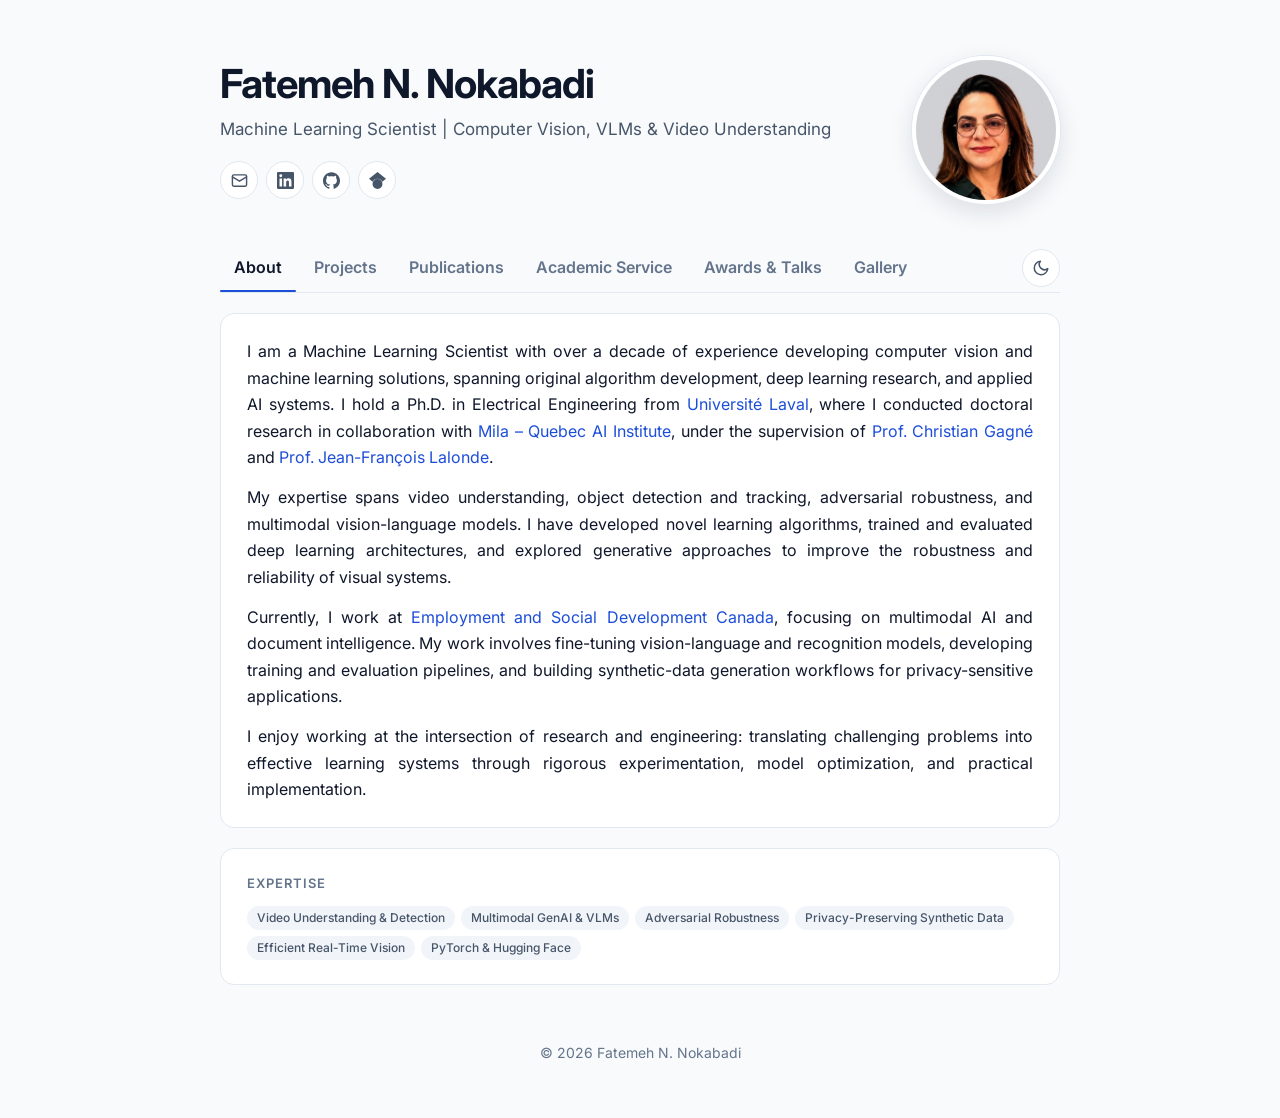
<file: index.html>
<!DOCTYPE html>
<html lang="en">
<head>
    <meta charset="UTF-8">
    <meta name="viewport" content="width=device-width, initial-scale=1.0">
    <title>Fatemeh N. Nokabadi | ML Scientist</title>

    <meta name="description" content="Fatemeh N. Nokabadi — Machine Learning Scientist working on computer vision, adversarial robustness, and vision-language models. Ph.D. from Universit&eacute; Laval &amp; Mila.">
    <meta name="author" content="Fatemeh N. Nokabadi">
    <link rel="canonical" href="https://fatemehn.github.io/">

    <meta property="og:type" content="profile">
    <meta property="og:title" content="Fatemeh N. Nokabadi | ML Scientist">
    <meta property="og:description" content="Machine Learning Scientist working on computer vision, adversarial robustness, and vision-language models.">
    <meta property="og:url" content="https://fatemehn.github.io/">
    <meta property="og:image" content="https://fatemehn.github.io/assets/img/social-preview.png">
    <meta property="og:image:width" content="1200">
    <meta property="og:image:height" content="630">
    <meta property="og:image:alt" content="Fatemeh N. Nokabadi, Machine Learning Scientist">

    <meta name="twitter:card" content="summary_large_image">
    <meta name="twitter:title" content="Fatemeh N. Nokabadi | ML Scientist">
    <meta name="twitter:description" content="Machine Learning Scientist working on computer vision, adversarial robustness, and vision-language models.">
    <meta name="twitter:image" content="https://fatemehn.github.io/assets/img/social-preview.png">

    <link rel="icon" type="image/svg+xml" href="favicon.svg">
    <link rel="preconnect" href="https://fonts.googleapis.com">
    <link rel="preconnect" href="https://fonts.gstatic.com" crossorigin>
    <link rel="stylesheet" href="https://fonts.googleapis.com/css2?family=Inter:wght@400;500;600;700&amp;display=swap">
    <link rel="stylesheet" href="style.css">
    <script src="theme.js"></script>

    <script type="application/ld+json">
    {
        "@context": "https://schema.org",
        "@type": "Person",
        "name": "Fatemeh N. Nokabadi",
        "alternateName": "Fatemeh Nourilenjan Nokabadi",
        "url": "https://fatemehn.github.io/",
        "image": "https://fatemehn.github.io/assets/img/profile.png",
        "jobTitle": "Machine Learning Scientist",
        "worksFor": {
            "@type": "Organization",
            "name": "Employment and Social Development Canada (ESDC)"
        },
        "alumniOf": [
            {"@type": "CollegeOrUniversity", "name": "Université Laval"},
            {"@type": "Organization", "name": "Mila - Quebec AI Institute"}
        ],
        "sameAs": [
            "https://linkedin.com/in/fatemeh-nokabadi",
            "https://github.com/fatemehN",
            "https://scholar.google.com/citations?user=9J9r3ncAAAAJ"
        ]
    }
    </script>
</head>

<body>


<div class="container">
         <!-- HEADER -->
        <header>
          <div class="header-container">
            
            <div class="header-content-left">
              <h1>Fatemeh N. Nokabadi</h1>
              <p class="subtitle">Machine Learning Scientist | Computer Vision, VLMs &amp; Video Understanding</p>
              <div class="links">
                <a class="icon-link" href="mailto:nourifatemeh1@gmail.com" aria-label="Email" title="Email"><svg viewBox="0 0 24 24" fill="none" stroke="currentColor" stroke-width="2" stroke-linecap="round" stroke-linejoin="round" aria-hidden="true"><rect x="2" y="4" width="20" height="16" rx="2"/><path d="m22 7-10 6L2 7"/></svg></a>
                <a class="icon-link" href="https://linkedin.com/in/fatemeh-nokabadi" aria-label="LinkedIn" title="LinkedIn"><svg viewBox="0 0 24 24" fill="currentColor" aria-hidden="true"><path d="M20.447 20.452h-3.554v-5.569c0-1.328-.027-3.037-1.852-3.037-1.853 0-2.136 1.445-2.136 2.939v5.667H9.351V9h3.414v1.561h.046c.477-.9 1.637-1.85 3.37-1.85 3.601 0 4.267 2.37 4.267 5.455v6.286zM5.337 7.433a2.064 2.064 0 1 1 0-4.128 2.064 2.064 0 0 1 0 4.128zM7.119 20.452H3.555V9h3.564v11.452zM22.225 0H1.771C.792 0 0 .774 0 1.729v20.542C0 23.227.792 24 1.771 24h20.451C23.2 24 24 23.227 24 22.271V1.729C24 .774 23.2 0 22.222 0z"/></svg></a>
                <a class="icon-link" href="https://github.com/fatemehN" aria-label="GitHub" title="GitHub"><svg viewBox="0 0 24 24" fill="currentColor" aria-hidden="true"><path d="M12 .297c-6.63 0-12 5.373-12 12 0 5.303 3.438 9.8 8.205 11.385.6.113.82-.258.82-.577 0-.285-.01-1.04-.015-2.04-3.338.724-4.042-1.61-4.042-1.61C4.422 18.07 3.633 17.7 3.633 17.7c-1.087-.744.084-.729.084-.729 1.205.084 1.838 1.236 1.838 1.236 1.07 1.835 2.809 1.305 3.495.998.108-.776.417-1.305.76-1.605-2.665-.3-5.466-1.332-5.466-5.93 0-1.31.465-2.38 1.235-3.22-.135-.303-.54-1.523.105-3.176 0 0 1.005-.322 3.3 1.23.96-.267 1.98-.399 3-.405 1.02.006 2.04.138 3 .405 2.28-1.552 3.285-1.23 3.285-1.23.645 1.653.24 2.873.12 3.176.765.84 1.23 1.91 1.23 3.22 0 4.61-2.805 5.625-5.475 5.92.42.36.81 1.096.81 2.22 0 1.606-.015 2.896-.015 3.286 0 .315.21.69.825.57C20.565 22.092 24 17.592 24 12.297c0-6.627-5.373-12-12-12"/></svg></a>
                <a class="icon-link" href="https://scholar.google.com/citations?user=9J9r3ncAAAAJ" aria-label="Google Scholar" title="Google Scholar"><svg viewBox="0 0 24 24" fill="currentColor" aria-hidden="true"><path d="M5.242 13.769 0 9.5 12 0l12 9.5-5.242 4.269C17.548 11.249 14.978 9.5 12 9.5c-2.977 0-5.548 1.748-6.758 4.269zM12 10a7 7 0 1 0 0 14 7 7 0 0 0 0-14z"/></svg></a>
              </div>
            </div>
        
            <img src="assets/img/profile.jpg" alt="Fatemeh N. Nokabadi" class="profile-pic" width="148" height="148">
            
          </div>
        </header>
    
    <!-- TABS -->
    <div class="tab-bar">
        <div class="tabs" role="tablist" aria-label="Sections">
            <button type="button" class="tab" role="tab" id="tab-about" aria-controls="about" aria-selected="true">About</button>
            <button type="button" class="tab" role="tab" id="tab-projects" aria-controls="projects" aria-selected="false" tabindex="-1">Projects</button>
            <button type="button" class="tab" role="tab" id="tab-publications" aria-controls="publications" aria-selected="false" tabindex="-1">Publications</button>
            <button type="button" class="tab" role="tab" id="tab-academic-service" aria-controls="academic-service" aria-selected="false" tabindex="-1">Academic Service</button>
            <button type="button" class="tab" role="tab" id="tab-awards" aria-controls="awards" aria-selected="false" tabindex="-1">Awards &amp; Talks</button>
            <button type="button" class="tab" role="tab" id="tab-gallery" aria-controls="gallery" aria-selected="false" tabindex="-1">Gallery</button>
        </div>
        <button type="button" class="theme-toggle" aria-label="Switch to dark mode" hidden>
            <svg class="icon-moon" viewBox="0 0 24 24" fill="none" stroke="currentColor" stroke-width="2" stroke-linecap="round" stroke-linejoin="round" aria-hidden="true"><path d="M21 12.8A9 9 0 1 1 11.2 3a7 7 0 0 0 9.8 9.8z"/></svg>
            <svg class="icon-sun" viewBox="0 0 24 24" fill="none" stroke="currentColor" stroke-width="2" stroke-linecap="round" stroke-linejoin="round" aria-hidden="true"><circle cx="12" cy="12" r="4"/><path d="M12 2v2M12 20v2M4.9 4.9l1.4 1.4M17.7 17.7l1.4 1.4M2 12h2M20 12h2M4.9 19.1l1.4-1.4M17.7 6.3l1.4-1.4"/></svg>
        </button>
    </div>

    <!-- ABOUT -->
    <section id="about" class="tab-panel" role="tabpanel" aria-labelledby="tab-about">
        <div class="card about">
            <p>
                I am a Machine Learning Scientist with over a decade of experience developing computer vision and machine learning solutions, spanning original algorithm development, deep learning research, and applied AI systems. I hold a Ph.D. in Electrical Engineering from <a href="https://www.ulaval.ca/">Université Laval</a>, where I conducted doctoral research in collaboration with <a href="https://mila.quebec/en/">Mila – Quebec AI Institute</a>, under the supervision of <a href="https://christiangagne.net/english/">Prof. Christian Gagné</a> and <a href="https://vision.gel.ulaval.ca/~jflalonde/">Prof. Jean-François Lalonde</a>.
            </p>
            <p>
                My expertise spans video understanding, object detection and tracking, adversarial robustness, and multimodal vision-language models. I have developed novel learning algorithms, trained and evaluated deep learning architectures, and explored generative approaches to improve the robustness and reliability of visual systems.
            </p>
            <p>
                Currently, I work at <a href="https://www.canada.ca/en/employment-social-development.html">Employment and Social Development Canada</a>, focusing on multimodal AI and document intelligence. My work involves fine-tuning vision-language and recognition models, developing training and evaluation pipelines, and building synthetic-data generation workflows for privacy-sensitive applications.
            </p>
            <p>
                I enjoy working at the intersection of research and engineering: translating challenging problems into effective learning systems through rigorous experimentation, model optimization, and practical implementation.
            </p>
        </div>
        <div class="card">
            <h2 class="card-heading">Expertise</h2>
            <div class="chips">
                <span class="chip">Video Understanding &amp; Detection</span>
                <span class="chip">Multimodal GenAI &amp; VLMs</span>
                <span class="chip">Adversarial Robustness</span>
                <span class="chip">Privacy-Preserving Synthetic Data</span>
                <span class="chip">Efficient Real-Time Vision</span>
                <span class="chip">PyTorch &amp; Hugging Face</span>
            </div>
        </div>
    </section>

    <!-- PROJECTS -->
    <section id="projects" class="tab-panel" role="tabpanel" aria-labelledby="tab-projects">
    <article class="card project">
        <h2 class="project-title">Multimodal Document Intelligence</h2>
        <div class="chips"><span class="chip chip-venue">ESDC</span><span class="chip">Vision-Language Models</span><span class="chip">Document AI</span><span class="chip">OCR</span><span class="chip">Synthetic Data</span></div>
        <ul>
            <li>Fine-tuned vision-language models, including Qwen2.5-VL, for understanding complex, privacy-sensitive documents, from dataset design through training and evaluation.</li>
            <li>Built training, validation, and evaluation pipelines for handwriting and text recognition with Hugging Face Transformers, integrating Qwen-based models and TrOCR into an existing multi-model OCR system.</li>
            <li>Designed field-level prompting strategies to reduce hallucinations, and custom training objectives to improve recognition of challenging text, including French accented characters.</li>
            <li>Created an automatically annotated synthetic-data pipeline that reduces reliance on manually labeled sensitive documents.</li>
        </ul>
    </article>

    <article class="card project">
        <h2 class="project-title">Adversarial Robustness of Visual Object Trackers</h2>
        <div class="chips"><span class="chip chip-venue">TMLR 2024</span><span class="chip chip-venue">NeurIPS 2024</span><span class="chip chip-venue">CRV 2025</span><span class="chip">Adversarial ML</span><span class="chip">Vision Transformers</span></div>
        <ul>
            <li>Evaluated the adversarial robustness of transformer-based visual object trackers across multiple architectures and benchmarks, including GOT-10k, VOT2022, and UAV123.</li>
            <li>Developed TrackPGD, a white-box adversarial attack built on object binary masks that targets mask-based trackers earlier attacks could not.</li>
            <li>Proposed ABBG, an adversarial bounding-box generation attack that remains effective across transformer trackers where prior methods fail.</li>
            <li>Conducted a reproducibility study of adversarial attacks across perturbation budgets and tracker architectures, awarded the TMLR Reproducibility Certification.</li>
            <li>Investigated diffusion-based adversarial purification for video, characterizing the temporal-consistency limits of frame-wise approaches.</li>
        </ul>
    </article>

    <article class="card project">
        <h2 class="project-title">Visual Authentication and Fine-Grained Recognition</h2>
        <div class="chips"><span class="chip chip-venue">ORIGYN Foundation</span><span class="chip">Fine-Grained Recognition</span><span class="chip">Computer Vision</span><span class="chip">AWS</span></div>
        <ul>
            <li>Developed computer vision pipelines for luxury-product authentication, combining signal-processing features with deep-learning-based texture and fine-detail representations.</li>
            <li>Explored fine-grained visual cues for distinguishing authentic products from counterfeits.</li>
            <li>Automated model-integration on AWS to streamline deployment processes.</li>
        </ul>
    </article>

    <article class="card project">
        <h2 class="project-title">Real-Time Multi-Object Tracking</h2>
        <div class="chips"><span class="chip">Computer Vision</span><span class="chip">Object Tracking</span><span class="chip">C++</span><span class="chip">MATLAB</span><span class="chip">OpenCV</span></div>
        <ul>
            <li>Designed and implemented real-time multi-object tracking algorithms for cluttered video scenes and moving-camera environments.</li>
            <li>Developed a MATLAB/C++ tracking framework using OpenCV and visual saliency techniques to prioritize targets and improve computational efficiency.</li>
        </ul>
    </article>

    <article class="card project">
        <h2 class="project-title">Graph-Based Salient Object Detection</h2>
        <div class="chips"><span class="chip chip-venue">MTAP 2018</span><span class="chip chip-venue">SIVP 2018</span><span class="chip chip-venue">SPIS 2015</span><span class="chip">Graph-Based Vision</span><span class="chip">Saliency Detection</span></div>
        <ul>
            <li>Developed graph-based salient object detection methods using local, global, and high-contrast visual representations.</li>
            <li>Proposed random-graph and global-contrast approaches, demonstrating improved performance over existing unsupervised methods on standard saliency benchmarks, including MSRA10K, SED2, and ECSSD.</li>
        </ul>
        <div class="project-links">
            <div class="link-group"><a class="pill" href="assets/img/certificates/bcnc-2015-certificate.jpg" target="_blank" rel="noopener">BCNC 2015 certificate</a></div>
        </div>
    </article>

    </section>

    <!-- PUBLICATIONS -->
    <section id="publications" class="tab-panel" role="tabpanel" aria-labelledby="tab-publications">
        <div class="pub-year-group">
            <h2 class="pub-year">2025</h2>

            <div class="card pub">
                <div class="pub-title">Adversarial robustness of learning-based single object trackers</div>
                <div class="pub-authors"><strong>Fatemeh Nourilenjan Nokabadi</strong></div>
                <p class="subtitle pub-venue">Ph.D. Thesis &middot; Universit&eacute; Laval / Mila &middot; 2025</p>
                <div class="pub-links">
                    <a href="https://corpus.ulaval.ca/entities/publication/7c452c49-e548-4453-a1b8-ef838040003e" target="_blank" rel="noopener">Thesis</a>
                </div>
            </div>

            <div class="card pub">
                <div class="pub-title">TrackPGD: Efficient Adversarial Attack using Object Binary Masks against Robust Transformer Trackers</div>
                <div class="pub-authors"><strong>Fatemeh Nourilenjan Nokabadi</strong>, Yann Batiste Pequignot, Jean-Fran&ccedil;ois Lalonde, Christian Gagn&eacute;</div>
                <p class="subtitle pub-venue">22nd Conference on Robots and Vision (CRV) 2025</p>
                <div class="pub-links">
                    <a href="https://crv.pubpub.org/pub/9aj2g0hb/release/1" target="_blank" rel="noopener">Paper</a>
                    <a href="https://github.com/fatemehN/TrackPGD" target="_blank" rel="noopener">Code</a>
                    <a href="https://lvsn.github.io/TrackPGD/" target="_blank" rel="noopener">Project Page</a>
                </div>
            </div>
        </div>

        <div class="pub-year-group">
            <h2 class="pub-year">2024</h2>

            <div class="card pub">
                <div class="pub-title">Reproducibility Study on Adversarial Attacks Against Robust Transformer Trackers</div>
                <div class="pub-authors"><strong>Fatemeh Nourilenjan Nokabadi</strong>, Jean-Fran&ccedil;ois Lalonde, Christian Gagn&eacute;</div>
                <p class="subtitle pub-venue">Transactions on Machine Learning Research (TMLR) &middot; Reproducibility Certification</p>
                <div class="pub-links">
                    <a href="https://openreview.net/forum?id=FEEKR0Vl9s" target="_blank" rel="noopener">Paper</a>
                    <a href="https://github.com/fatemehN/ReproducibilityStudy" target="_blank" rel="noopener">Code</a>
                    <a href="https://lvsn.github.io/ReproStudy/" target="_blank" rel="noopener">Project Page</a>
                    <a href="https://neurips.cc/virtual/2024/poster/99343" target="_blank" rel="noopener">NeurIPS Presentation</a>
                    <a href="NeurIPS2024/Reproducibility_Poster_Nokabadi.pdf" target="_blank" rel="noopener">Poster</a>
                    <a href="NeurIPS2024/Reproducibilty_Slides.pdf" target="_blank" rel="noopener">Slides</a>
                </div>
            </div>

            <div class="card pub">
                <div class="pub-title">TrackPGD: Efficient Adversarial Attack using Object Binary Masks against Robust Transformer Trackers</div>
                <div class="pub-authors"><strong>Fatemeh Nourilenjan Nokabadi</strong>, Yann Batiste Pequignot, Jean-Fran&ccedil;ois Lalonde, Christian Gagn&eacute;</div>
                <p class="subtitle pub-venue">Third Workshop on New Frontiers in Adversarial Machine Learning (AdvML-Frontiers) @ NeurIPS 2024</p>
                <div class="pub-links">
                    <a href="https://openreview.net/forum?id=niCzJh1cbP" target="_blank" rel="noopener">Paper</a>
                    <a href="https://github.com/fatemehN/TrackPGD" target="_blank" rel="noopener">Code</a>
                    <a href="https://lvsn.github.io/TrackPGD/" target="_blank" rel="noopener">Project Page</a>
                    <a href="https://neurips.cc/virtual/2024/100197" target="_blank" rel="noopener">Presentation</a>
                    <a href="NeurIPS2024/TrackPGDPosterFinal.pdf" target="_blank" rel="noopener">Poster</a>
                    <a href="NeurIPS2024/TrackPGD_Slides.pdf" target="_blank" rel="noopener">Slides</a>
                </div>
            </div>

            <div class="card pub">
                <div class="pub-title">Adversarial Bounding Boxes Generation (ABBG) Attack against Visual Object Trackers</div>
                <div class="pub-authors"><strong>Fatemeh Nourilenjan Nokabadi</strong>, Jean-Fran&ccedil;ois Lalonde, Christian Gagn&eacute;</div>
                <p class="subtitle pub-venue">Third Workshop on New Frontiers in Adversarial Machine Learning (AdvML-Frontiers) @ NeurIPS 2024</p>
                <div class="pub-links">
                    <a href="https://openreview.net/forum?id=PRQFtvakYN" target="_blank" rel="noopener">Paper</a>
                    <a href="https://github.com/fatemehN/ABBG" target="_blank" rel="noopener">Code</a>
                    <a href="https://neurips.cc/virtual/2024/100211" target="_blank" rel="noopener">Presentation</a>
                    <a href="NeurIPS2024/ABBGPosterFinal.pdf" target="_blank" rel="noopener">Poster</a>
                    <a href="NeurIPS2024/ABBG_Slides.pdf" target="_blank" rel="noopener">Slides</a>
                </div>
            </div>

            <div class="card pub">
                <div class="pub-title">&beta;-Multivariational Autoencoder for Entangled Representation Learning in Video Frames</div>
                <div class="pub-authors"><strong>Fatemeh Nourilenjan Nokabadi</strong>, Setareh Rezaee Oshternian</div>
                <p class="subtitle pub-venue">Women in Machine Learning Workshop (WiML) @ ICML 2024</p>
                <div class="pub-links">
                    <a href="https://github.com/fatemehN/entangled_representation" target="_blank" rel="noopener">Code</a>
                    <a href="https://www.youtube.com/watch?v=EUA3tJLeZyg" target="_blank" rel="noopener">Presentation</a>
                    <a href="assets/pdf/bmvae_poster.pdf" target="_blank" rel="noopener">Poster</a>
                </div>
            </div>
        </div>

        <div class="pub-year-group">
            <h2 class="pub-year">2023</h2>

            <div class="card pub">
                <div class="pub-title">&beta;-Multivariational Autoencoder for Entangled Representation Learning in Video Frames</div>
                <div class="pub-authors"><strong>Fatemeh Nourilenjan Nokabadi</strong>, Robert Bergevin</div>
                <p class="subtitle pub-venue">SSRN Scholarly Paper &middot; Preprint</p>
                <div class="pub-links">
                    <a href="https://papers.ssrn.com/abstract=4364375" target="_blank" rel="noopener">Paper</a>
                    <a href="https://doi.org/10.2139/ssrn.4364375" target="_blank" rel="noopener">DOI</a>
                    <a href="https://github.com/fatemehN/entangled_representation" target="_blank" rel="noopener">Code</a>
                    <a href="assets/pdf/BMVAE.pdf" target="_blank" rel="noopener">PDF</a>
                    <a href="assets/pdf/bmvae_poster.pdf" target="_blank" rel="noopener">Poster</a>
                </div>
            </div>
        </div>

        <div class="pub-year-group">
            <h2 class="pub-year">2018</h2>

            <div class="card pub">
                <div class="pub-title">Salient object detection method using random graph</div>
                <div class="pub-authors"><strong>Fatemeh Nouri</strong>, Kamran Kazemi, Habibollah Danyali</div>
                <p class="subtitle pub-venue">Multimedia Tools and Applications, vol. 77(19), pp. 24681&ndash;24699</p>
                <div class="pub-links">
                    <a href="https://doi.org/10.1007/s11042-018-5668-3" target="_blank" rel="noopener">Paper</a>
                </div>
            </div>

            <div class="card pub">
                <div class="pub-title">Salient object detection using local, global and high contrast graphs</div>
                <div class="pub-authors"><strong>Fatemeh Nouri</strong>, Kamran Kazemi, Habibollah Danyali</div>
                <p class="subtitle pub-venue">Signal, Image and Video Processing, vol. 12(4), pp. 659&ndash;667</p>
                <div class="pub-links">
                    <a href="https://doi.org/10.1007/s11760-017-1205-5" target="_blank" rel="noopener">Paper</a>
                </div>
            </div>
        </div>

        <div class="pub-year-group">
            <h2 class="pub-year">2015</h2>

            <div class="card pub">
                <div class="pub-title">Salient object detection via global contrast graph</div>
                <div class="pub-authors"><strong>Fatemeh Nouri</strong>, Kamran Kazemi, Habibollah Danyali</div>
                <p class="subtitle pub-venue">Signal Processing and Intelligent Systems Conference (SPIS), pp. 159&ndash;163</p>
                <div class="pub-links">
                    <a href="https://ieeexplore.ieee.org/abstract/document/7422332" target="_blank" rel="noopener">Paper</a>
                    <a href="assets/pdf/ICSPIS 2015.pdf" target="_blank" rel="noopener">Poster</a>
                </div>
            </div>
        </div>
    </section>

    <!-- ACADEMIC SERVICE -->
    <section id="academic-service" class="tab-panel" role="tabpanel" aria-labelledby="tab-academic-service">
        <div class="card">
            <ul>
                <li><strong>Peer Reviewer</strong> – BMVC 2026, CVPR 2025, Transactions on Machine Learning Research (TMLR), Springer Nature</li>
                <li><strong>Teaching &amp; Mentoring</strong> – Taught and mentored students in C/C++ Programming, Image Processing, Stochastic Processes and Digital Communications at Shiraz University of Technology</li>
            </ul>
        </div>
    </section>

    <!-- AWARDS & TALKS -->
    <section id="awards" class="tab-panel" role="tabpanel" aria-labelledby="tab-awards">
        <div class="card">
            <h2 class="card-heading">Awards &amp; Honors</h2>
            <ul class="dated">
                <li><span class="year">2024</span><span><strong>TMLR Reproducibility Certification</strong><span class="item-detail">ML Reproducibility Challenge 2023; presented at NeurIPS 2024</span></span></li>
                <li><span class="year">2022</span><span><strong>REPARTI–FRQNT Scholarship</strong></span></li>
                <li><span class="year">2021</span><span><strong>Adobe Research Fellowship</strong><span class="item-detail">Shortlisted among the top 30 candidates worldwide and interviewed</span></span></li>
                <li><span class="year">2021</span><span><strong>CIFAR Deep Learning + Reinforcement Learning Summer School</strong><span class="item-detail">Selected participant; organized by CIFAR with Mila, Vector Institute and Amii</span></span></li>
                <li><span class="year">2021</span><span><strong>Otis-Lalonde Scholarship in Computer Vision</strong><span class="item-detail">Université Laval</span></span></li>
                <li><span class="year">2016</span><span><strong>M.Sc. Thesis Scholarship</strong><span class="item-detail">Cognitive Science &amp; Technologies Council</span></span></li>
            </ul>
            <h2 class="card-heading">Talks</h2>
            <ul class="dated">
                <li><span class="year">2026</span><span><strong>Data Day 2026, ESDC</strong><span class="item-detail">Presented the team’s vision and document-intelligence work</span></span></li>
                <li><span class="year">2026</span><span><strong>AI Infrastructure for Agentic Systems</strong><span class="item-detail">Seminar for the ESDC data science team, synthesizing insights from the Agentic AI Summit (UC Berkeley)</span><span class="talk-links"><a class="pill" href="assets/pdf/agentic-ai-infrastructure.pdf" target="_blank" rel="noopener">Slides</a><a class="pill" href="https://www.youtube.com/playlist?list=PLQLZbhq0ND4I" target="_blank" rel="noopener">Playlist</a></span></span></li>
                <li><span class="year">2024</span><span><strong>NeurIPS 2024</strong><span class="item-detail">Reproducibility Study (journal-to-conference track), TrackPGD and ABBG (AdvML-Frontiers workshop)</span></span></li>
                <li><span class="year">2015</span><span><strong>4th Basic and Clinical Neuroscience Congress (BCNC)</strong><span class="item-detail">Oral presentation, “Graph-based salient object detection using color and edge features”</span></span></li>
            </ul>
        </div>
    </section>

    <!-- GALLERY -->
    <section id="gallery" class="tab-panel" role="tabpanel" aria-labelledby="tab-gallery">
        <div class="card">
            <h2 class="card-heading">Little Eternities</h2>
            <p class="gallery-intro">My work often involves teaching machines how to see. Photography is my way of seeing the world without algorithms, labels, or predictions. Just light, colour, nature, and moments that deserve to be remembered.</p>
        </div>
        <!--
            To add a photo: put a small version (about 900px, for the grid) and a large one (about 2000px,
            for the full-screen view) in assets/img/gallery/, then copy this block into the grid below.
            Give the small version's width/height so the page doesn't jump while photos load.

            <figure class="gallery-item">
                <button type="button" class="gallery-open" data-full="assets/img/gallery/sunset-river.webp" aria-label="View larger: Sunset over the river">
                    <img src="assets/img/gallery/sunset-river-sm.webp" alt="Orange sunset over the river" width="900" height="600" loading="lazy">
                </button>
                <figcaption>Sunset over the river<span class="gallery-meta">Place, QC · Month Year</span></figcaption>
            </figure>
        -->
        <div class="gallery-grid">
            <figure class="gallery-item">
                <button type="button" class="gallery-open" data-full="assets/img/gallery/deep-cove-golden-sky.webp" aria-label="View larger: Golden sky over the Pacific cove">
                    <img src="assets/img/gallery/deep-cove-golden-sky-sm.webp" alt="Golden sunset clouds and dark evergreens mirrored in the still water of Deep Cove" width="900" height="675" loading="lazy">
                </button>
                <figcaption>Golden sky over the Pacific cove<span class="gallery-meta">Deep Cove, BC · December 2024</span></figcaption>
            </figure>
            <figure class="gallery-item">
                <button type="button" class="gallery-open" data-full="assets/img/gallery/lamplit-path.webp" aria-label="View larger: Lamplight on an autumn path">
                    <img src="assets/img/gallery/lamplit-path-sm.webp" alt="A park path lined with yellow autumn trees, glowing lamps leading into the distance at dusk" width="675" height="900" loading="lazy">
                </button>
                <figcaption>Lamplight on an autumn path<span class="gallery-meta">Quebec City, QC · October 2019</span></figcaption>
            </figure>
            <figure class="gallery-item">
                <button type="button" class="gallery-open" data-full="assets/img/gallery/lichen-summit.webp" aria-label="View larger: Lichen and distant peaks">
                    <img src="assets/img/gallery/lichen-summit-sm.webp" alt="A lichen-covered boulder in front of forested mountains under grey clouds" width="900" height="675" loading="lazy">
                </button>
                <figcaption>Lichen and distant peaks<span class="gallery-meta">Charlevoix, QC · August 2019</span></figcaption>
            </figure>
            <figure class="gallery-item">
                <button type="button" class="gallery-open" data-full="assets/img/gallery/ice-encased-branches.webp" aria-label="View larger: Every branch sealed in ice">
                    <img src="assets/img/gallery/ice-encased-branches-sm.webp" alt="Close-up of a tree whose every branch is encased in clear ice, glittering against a blue sky" width="675" height="900" loading="lazy">
                </button>
                <figcaption>Every branch sealed in ice<span class="gallery-meta">Quebec City, QC · January 2019</span></figcaption>
            </figure>
            <figure class="gallery-item">
                <button type="button" class="gallery-open" data-full="assets/img/gallery/marina-golden-hour.webp" aria-label="View larger: Golden hour at the marina">
                    <img src="assets/img/gallery/marina-golden-hour-sm.webp" alt="Sailboats moored in a calm bay reflecting golden-lit clouds and forested mountains" width="900" height="676" loading="lazy">
                </button>
                <figcaption>Golden hour at the marina<span class="gallery-meta">Deep Cove, BC · December 2024</span></figcaption>
            </figure>
            <figure class="gallery-item">
                <button type="button" class="gallery-open" data-full="assets/img/gallery/jacques-cartier-river-branches.webp" aria-label="View larger: The river through the branches">
                    <img src="assets/img/gallery/jacques-cartier-river-branches-sm.webp" alt="A dark river seen through spruce branches and bare twigs, with a densely forested hillside rising behind it" width="900" height="675" loading="lazy">
                </button>
                <figcaption>The river through the branches<span class="gallery-meta">Jacques-Cartier National Park, QC · July 2020</span></figcaption>
            </figure>
            <figure class="gallery-item">
                <button type="button" class="gallery-open" data-full="assets/img/gallery/water-lily-bud.webp" aria-label="View larger: A water-lily bud among the pads">
                    <img src="assets/img/gallery/water-lily-bud-sm.webp" alt="A rounded pink water-lily bud resting among bright green lily pads" width="675" height="900" loading="lazy">
                </button>
                <figcaption>A water-lily bud among the pads<span class="gallery-meta">Montréal Botanical Garden, QC · August 2023</span></figcaption>
            </figure>
            <figure class="gallery-item">
                <button type="button" class="gallery-open" data-full="assets/img/gallery/saguenay-fjord-ferry.webp" aria-label="View larger: The Saguenay fjord from the ferry">
                    <img src="assets/img/gallery/saguenay-fjord-ferry-sm.webp" alt="Forested hills and pale granite ledges rising from the dark water of the Saguenay fjord under big white clouds, a Canadian flag flying from the ferry mast in front" width="900" height="545" loading="lazy">
                </button>
                <figcaption>The Saguenay fjord from the ferry<span class="gallery-meta">Tadoussac, QC · May 2019</span></figcaption>
            </figure>
            <figure class="gallery-item">
                <button type="button" class="gallery-open" data-full="assets/img/gallery/gaspe-valley.webp" aria-label="View larger: A bird gliding over the spruce valley">
                    <img src="assets/img/gallery/gaspe-valley-sm.webp" alt="A brown bird with wings spread gliding low over a steep valley of dense green spruce forest, framed by trees on either side" width="675" height="900" loading="lazy">
                </button>
                <figcaption>A bird gliding over the spruce valley<span class="gallery-meta">Gaspé, QC · August 2024</span></figcaption>
            </figure>
            <figure class="gallery-item">
                <button type="button" class="gallery-open" data-full="assets/img/gallery/fallen-leaves.webp" aria-label="View larger: A carpet of fallen leaves">
                    <img src="assets/img/gallery/fallen-leaves-sm.webp" alt="Red, yellow, pink and brown autumn leaves covering the grass" width="675" height="900" loading="lazy">
                </button>
                <figcaption>A carpet of fallen leaves<span class="gallery-meta">Quebec City, QC · October 2019</span></figcaption>
            </figure>
            <figure class="gallery-item">
                <button type="button" class="gallery-open" data-full="assets/img/gallery/jacques-cartier-valley.webp" aria-label="View larger: The Jacques-Cartier valley">
                    <img src="assets/img/gallery/jacques-cartier-valley-sm.webp" alt="A river winding through a deep green valley between steep forested slopes, under big summer clouds" width="675" height="900" loading="lazy">
                </button>
                <figcaption>The Jacques-Cartier valley<span class="gallery-meta">Jacques-Cartier National Park, QC · August 2020</span></figcaption>
            </figure>
            <figure class="gallery-item">
                <button type="button" class="gallery-open" data-full="assets/img/gallery/lichen-rosettes.webp" aria-label="View larger: Lichen rosettes on granite">
                    <img src="assets/img/gallery/lichen-rosettes-sm.webp" alt="Pale green lichen growing in round, ruffled rosettes on a grey granite boulder beside low shrubs" width="900" height="675" loading="lazy">
                </button>
                <figcaption>Lichen rosettes on granite<span class="gallery-meta">Charlevoix, QC · August 2019</span></figcaption>
            </figure>
            <figure class="gallery-item">
                <button type="button" class="gallery-open" data-full="assets/img/gallery/ice-storm-elm.webp" aria-label="View larger: An elm glazed in ice">
                    <img src="assets/img/gallery/ice-storm-elm-sm.webp" alt="A tall elm glazed in ice, glowing against a deep blue sky, its long shadow stretching across a snowy path" width="675" height="900" loading="lazy">
                </button>
                <figcaption>An elm glazed in ice<span class="gallery-meta">Quebec City, QC · January 2019</span></figcaption>
            </figure>
            <figure class="gallery-item">
                <button type="button" class="gallery-open" data-full="assets/img/gallery/surf-along-cliffs.webp" aria-label="View larger: Surf along the cliffs">
                    <img src="assets/img/gallery/surf-along-cliffs-sm.webp" alt="Waves breaking white against the foot of forested sea cliffs, seen from a grassy clifftop trail" width="675" height="900" loading="lazy">
                </button>
                <figcaption>Surf along the cliffs<span class="gallery-meta">Gaspé, QC · August 2024</span></figcaption>
            </figure>
            <figure class="gallery-item">
                <button type="button" class="gallery-open" data-full="assets/img/gallery/quebec-bridge-spring.webp" aria-label="View larger: The Quebec Bridge above the thawing river">
                    <img src="assets/img/gallery/quebec-bridge-spring-sm.webp" alt="The steel cantilever Quebec Bridge silhouetted against a deep blue sky, with chunks of melting ice on the river below" width="900" height="675" loading="lazy">
                </button>
                <figcaption>The Quebec Bridge above the thawing river<span class="gallery-meta">Quebec City, QC · April 2020</span></figcaption>
            </figure>
            <figure class="gallery-item">
                <button type="button" class="gallery-open" data-full="assets/img/gallery/elm-avenue-shadows.webp" aria-label="View larger: Long shadows on a frozen avenue">
                    <img src="assets/img/gallery/elm-avenue-shadows-sm.webp" alt="A row of ice-coated elms backlit by the low morning sun, casting long shadows across a snow-covered avenue" width="675" height="900" loading="lazy">
                </button>
                <figcaption>Long shadows on a frozen avenue<span class="gallery-meta">Quebec City, QC · January 2019</span></figcaption>
            </figure>
            <figure class="gallery-item">
                <button type="button" class="gallery-open" data-full="assets/img/gallery/st-alban-gorge.webp" aria-label="View larger: A river through the stone gorge">
                    <img src="assets/img/gallery/st-alban-gorge-sm.webp" alt="A narrow river running between layered rock walls topped with dense green conifers" width="675" height="900" loading="lazy">
                </button>
                <figcaption>A river through the stone gorge<span class="gallery-meta">St-Alban, QC · June 2021</span></figcaption>
            </figure>
            <figure class="gallery-item">
                <button type="button" class="gallery-open" data-full="assets/img/gallery/saguenay-headland.webp" aria-label="View larger: A wooded headland on the fjord">
                    <img src="assets/img/gallery/saguenay-headland-sm.webp" alt="A low forested headland edged with pale rock across deep blue water, under a wide sky of thin clouds" width="900" height="675" loading="lazy">
                </button>
                <figcaption>A wooded headland on the fjord<span class="gallery-meta">Tadoussac, QC · September 2020</span></figcaption>
            </figure>
            <figure class="gallery-item">
                <button type="button" class="gallery-open" data-full="assets/img/gallery/snowy-night.webp" aria-label="View larger: A snowy night">
                    <img src="assets/img/gallery/snowy-night-sm.webp" alt="Ice- and snow-laden trees lit warm by streetlights along a snowy path at night" width="675" height="900" loading="lazy">
                </button>
                <figcaption>A snowy night<span class="gallery-meta">Quebec City, QC · January 2019</span></figcaption>
            </figure>
            <figure class="gallery-item">
                <button type="button" class="gallery-open" data-full="assets/img/gallery/rain-over-lake.webp" aria-label="View larger: Rain sweeping over the lake">
                    <img src="assets/img/gallery/rain-over-lake-sm.webp" alt="View from a mountaintop of rain curtains falling over forested hills and a small lake" width="900" height="675" loading="lazy">
                </button>
                <figcaption>Rain sweeping over the lake<span class="gallery-meta">Charlevoix, QC · August 2019</span></figcaption>
            </figure>
            <figure class="gallery-item">
                <button type="button" class="gallery-open" data-full="assets/img/gallery/sea-stack-cove.webp" aria-label="View larger: A pebble cove facing the North Atlantic">
                    <img src="assets/img/gallery/sea-stack-cove-sm.webp" alt="Looking north over the Atlantic from a clifftop: a small pebble beach between a layered rock cliff and dark spruce trees, waves breaking softly on the shore" width="675" height="900" loading="lazy">
                </button>
                <figcaption>A pebble cove facing the North Atlantic<span class="gallery-meta">Gaspé, QC · August 2024</span></figcaption>
            </figure>
            <figure class="gallery-item">
                <button type="button" class="gallery-open" data-full="assets/img/gallery/false-creek-night.webp" aria-label="View larger: City lights on False Creek">
                    <img src="assets/img/gallery/false-creek-night-sm.webp" alt="Lit towers along False Creek at night, their colours reflected in the dark water, with small ferries docked in front" width="900" height="675" loading="lazy">
                </button>
                <figcaption>City lights on False Creek<span class="gallery-meta">Vancouver, BC · December 2024</span></figcaption>
            </figure>
            <figure class="gallery-item">
                <button type="button" class="gallery-open" data-full="assets/img/gallery/foxgloves.webp" aria-label="View larger: Foxgloves in bloom">
                    <img src="assets/img/gallery/foxgloves-sm.webp" alt="Tall stems of bright pink foxglove bells rising above green leaves in a garden" width="675" height="900" loading="lazy">
                </button>
                <figcaption>Foxgloves in bloom<span class="gallery-meta">Montréal, QC · August 2023</span></figcaption>
            </figure>
            <figure class="gallery-item">
                <button type="button" class="gallery-open" data-full="assets/img/gallery/shelf-cloud-geese.webp" aria-label="View larger: Shelf cloud and migrating geese">
                    <img src="assets/img/gallery/shelf-cloud-geese-sm.webp" alt="A long V of geese flying beneath the edge of a huge layered shelf cloud over an icy river" width="675" height="900" loading="lazy">
                </button>
                <figcaption>Shelf cloud and migrating geese<span class="gallery-meta">Quebec City, QC · April 2020</span></figcaption>
            </figure>
            <figure class="gallery-item">
                <button type="button" class="gallery-open" data-full="assets/img/gallery/mazinaw-rock.webp" aria-label="View larger: Mazinaw Rock above clear water">
                    <img src="assets/img/gallery/mazinaw-rock-sm.webp" alt="Tall grey cliffs of Mazinaw Rock, topped with pines, rising from a lake with kayakers small at their foot, and clear shallow water over pebbles in front" width="780" height="900" loading="lazy">
                </button>
                <figcaption>Mazinaw Rock above clear water<span class="gallery-meta">Bon Echo Provincial Park, ON · August 2024</span></figcaption>
            </figure>
            <figure class="gallery-item">
                <button type="button" class="gallery-open" data-full="assets/img/gallery/hydrangea-florets.webp" aria-label="View larger: Hydrangea florets in soft light">
                    <img src="assets/img/gallery/hydrangea-florets-sm.webp" alt="A close-up of white hydrangea florets edged in pale pink, lit softly from the side against dark leaves" width="675" height="900" loading="lazy">
                </button>
                <figcaption>Hydrangea florets in soft light<span class="gallery-meta">Quebec City, QC · July 2020</span></figcaption>
            </figure>
            <figure class="gallery-item">
                <button type="button" class="gallery-open" data-full="assets/img/gallery/ice-glazed-fence.webp" aria-label="View larger: Ice on the fence">
                    <img src="assets/img/gallery/ice-glazed-fence-sm.webp" alt="Close-up of a chain-link fence thickly glazed in clear ice, the sun glinting through over a snowy field" width="900" height="900" loading="lazy">
                </button>
                <figcaption>Ice on the fence<span class="gallery-meta">Quebec City, QC · January 2019</span></figcaption>
            </figure>
            <figure class="gallery-item">
                <button type="button" class="gallery-open" data-full="assets/img/gallery/autumn-forest-road.webp" aria-label="View larger: A forest road in autumn">
                    <img src="assets/img/gallery/autumn-forest-road-sm.webp" alt="A gravel road curving through a tall forest of golden autumn trees, fallen leaves along its edges" width="675" height="900" loading="lazy">
                </button>
                <figcaption>A forest road in autumn<span class="gallery-meta">Chénéville, QC · October 2026</span></figcaption>
            </figure>
            <figure class="gallery-item">
                <button type="button" class="gallery-open" data-full="assets/img/gallery/toronto-tall-ship.webp" aria-label="View larger: A tall ship under gathering clouds">
                    <img src="assets/img/gallery/toronto-tall-ship-sm.webp" alt="A three-masted tall ship on Lake Ontario in front of the Toronto skyline, under heavy grey and white clouds" width="900" height="645" loading="lazy">
                </button>
                <figcaption>A tall ship under gathering clouds<span class="gallery-meta">Toronto, ON · July 2021</span></figcaption>
            </figure>
            <figure class="gallery-item">
                <button type="button" class="gallery-open" data-full="assets/img/gallery/mauricie-lake-lookout.webp" aria-label="View larger: A lake from the lookout">
                    <img src="assets/img/gallery/mauricie-lake-lookout-sm.webp" alt="A round blue lake among forested hills, seen from a lookout through bare, weathered trees" width="900" height="675" loading="lazy">
                </button>
                <figcaption>A lake from the lookout<span class="gallery-meta">La Mauricie National Park, QC · August 2020</span></figcaption>
            </figure>
            <figure class="gallery-item">
                <button type="button" class="gallery-open" data-full="assets/img/gallery/johnston-canyon-golden-cliff.webp" aria-label="View larger: Golden cliffs above the creek">
                    <img src="assets/img/gallery/johnston-canyon-golden-cliff-sm.webp" alt="A tall golden limestone cliff rising above a blue-green creek, framed by dark pines" width="675" height="900" loading="lazy">
                </button>
                <figcaption>Golden cliffs above the creek<span class="gallery-meta">Banff National Park, AB · June 2023</span></figcaption>
            </figure>
            <figure class="gallery-item">
                <button type="button" class="gallery-open" data-full="assets/img/gallery/jacques-cartier-cirrus-ridge.webp" aria-label="View larger: Cirrus over the ridge">
                    <img src="assets/img/gallery/jacques-cartier-cirrus-ridge-sm.webp" alt="Wispy cirrus streaks and white clouds in a deep blue sky above dark forested ridges that meet in a V" width="900" height="675" loading="lazy">
                </button>
                <figcaption>Cirrus over the ridge<span class="gallery-meta">Jacques-Cartier National Park, QC · July 2020</span></figcaption>
            </figure>
            <figure class="gallery-item">
                <button type="button" class="gallery-open" data-full="assets/img/gallery/whistler-snowy-slopes.webp" aria-label="View larger: Snowy slopes under low cloud">
                    <img src="assets/img/gallery/whistler-snowy-slopes-sm.webp" alt="Snow-covered ski runs on a mountainside beneath low cloud, with evergreens, bare branches and rooftops in front" width="675" height="900" loading="lazy">
                </button>
                <figcaption>Snowy slopes under low cloud<span class="gallery-meta">Whistler, BC · December 2024</span></figcaption>
            </figure>
            <figure class="gallery-item">
                <button type="button" class="gallery-open" data-full="assets/img/gallery/lone-tree.webp" aria-label="View larger: A lone tree against the sky">
                    <img src="assets/img/gallery/lone-tree-sm.webp" alt="A tall single tree with a slender trunk reaching into a bright blue sky with soft white clouds" width="900" height="900" loading="lazy">
                </button>
                <figcaption>A lone tree against the sky<span class="gallery-meta">Quebec City, QC · June 2019</span></figcaption>
            </figure>
            <figure class="gallery-item">
                <button type="button" class="gallery-open" data-full="assets/img/gallery/milky-way-autumn.webp" aria-label="View larger: The Milky Way through autumn leaves">
                    <img src="assets/img/gallery/milky-way-autumn-sm.webp" alt="The Milky Way across a dark starry sky, framed by orange-lit autumn branches" width="900" height="675" loading="lazy">
                </button>
                <figcaption>The Milky Way through autumn leaves<span class="gallery-meta">Chénéville, QC · October 2026</span></figcaption>
            </figure>
            <figure class="gallery-item">
                <button type="button" class="gallery-open" data-full="assets/img/gallery/johnston-canyon-narrow-falls.webp" aria-label="View larger: A waterfall in a narrow canyon">
                    <img src="assets/img/gallery/johnston-canyon-narrow-falls-sm.webp" alt="A white waterfall plunging down a narrow slot between rock walls and evergreens" width="675" height="900" loading="lazy">
                </button>
                <figcaption>A waterfall in a narrow canyon<span class="gallery-meta">Banff National Park, AB · June 2023</span></figcaption>
            </figure>
            <figure class="gallery-item">
                <button type="button" class="gallery-open" data-full="assets/img/gallery/point-atkinson-lighthouse.webp" aria-label="View larger: A lighthouse above the North Pacific">
                    <img src="assets/img/gallery/point-atkinson-lighthouse-sm.webp" alt="Point Atkinson Lighthouse standing on a dark rocky point between evergreens, the Pacific and a pale blue sky beyond" width="675" height="900" loading="lazy">
                </button>
                <figcaption>A lighthouse above the North Pacific<span class="gallery-meta">West Vancouver, BC · December 2024</span></figcaption>
            </figure>
            <figure class="gallery-item">
                <button type="button" class="gallery-open" data-full="assets/img/gallery/autumn-lake-dock.webp" aria-label="View larger: A quiet dock on an autumn lake">
                    <img src="assets/img/gallery/autumn-lake-dock-sm.webp" alt="A wooden dock and small boat on a still lake reflecting autumn-coloured hills and a blue sky" width="900" height="675" loading="lazy">
                </button>
                <figcaption>A quiet dock on an autumn lake<span class="gallery-meta">Chénéville, QC · October 2026</span></figcaption>
            </figure>
            <figure class="gallery-item">
                <button type="button" class="gallery-open" data-full="assets/img/gallery/red-trillium.webp" aria-label="View larger: A red trillium in spring">
                    <img src="assets/img/gallery/red-trillium-sm.webp" alt="A single deep red trillium flower above broad green leaves on a forest floor of dry leaves" width="900" height="900" loading="lazy">
                </button>
                <figcaption>A red trillium in spring<span class="gallery-meta">Quebec City, QC · May 2019</span></figcaption>
            </figure>
            <figure class="gallery-item">
                <button type="button" class="gallery-open" data-full="assets/img/gallery/humpback-flipper.webp" aria-label="View larger: A humpback raising its flipper">
                    <img src="assets/img/gallery/humpback-flipper-sm.webp" alt="A whale holding one long, pale flipper straight up out of the choppy grey water of the St. Lawrence" width="506" height="900" loading="lazy">
                </button>
                <figcaption>A humpback raising its flipper<span class="gallery-meta">Île Verte, QC · September 2020</span></figcaption>
            </figure>
            <figure class="gallery-item">
                <button type="button" class="gallery-open" data-full="assets/img/gallery/bon-echo-starry-blossoms.webp" aria-label="View larger: Blossoms under the stars">
                    <img src="assets/img/gallery/bon-echo-starry-blossoms-sm.webp" alt="Looking straight up at night: leafy branches and pale clusters of tiny flowers frame a patch of starry sky" width="900" height="675" loading="lazy">
                </button>
                <figcaption>Blossoms under the stars<span class="gallery-meta">Bon Echo Provincial Park, ON · August 2024</span></figcaption>
            </figure>
            <figure class="gallery-item">
                <button type="button" class="gallery-open" data-full="assets/img/gallery/cloud-pouches.webp" aria-label="View larger: A sky of rounded clouds">
                    <img src="assets/img/gallery/cloud-pouches-sm.webp" alt="A grey morning sky covered in rounded, pillowy cloud pouches, the sun glowing through an opening" width="675" height="900" loading="lazy">
                </button>
                <figcaption>A sky of rounded clouds<span class="gallery-meta">Quebec City, QC · April 2022</span></figcaption>
            </figure>
            <figure class="gallery-item">
                <button type="button" class="gallery-open" data-full="assets/img/gallery/deep-cove-evergreens.webp" aria-label="View larger: Evergreens above the cove">
                    <img src="assets/img/gallery/deep-cove-evergreens-sm.webp" alt="Tall evergreens and a red-leafed shrub on a green lawn above a quiet cove, with forested hills under low grey cloud" width="705" height="900" loading="lazy">
                </button>
                <figcaption>Evergreens above the cove<span class="gallery-meta">Deep Cove, BC · December 2024</span></figcaption>
            </figure>
            <figure class="gallery-item">
                <button type="button" class="gallery-open" data-full="assets/img/gallery/stoneham-cascade.webp" aria-label="View larger: An autumn cascade">
                    <img src="assets/img/gallery/stoneham-cascade-sm.webp" alt="Water rushing white over dark rocks in a forest stream, fallen leaves and a slender birch across the bank" width="675" height="900" loading="lazy">
                </button>
                <figcaption>An autumn cascade<span class="gallery-meta">Stoneham-et-Tewkesbury, QC · October 2020</span></figcaption>
            </figure>
            <figure class="gallery-item">
                <button type="button" class="gallery-open" data-full="assets/img/gallery/bow-river-bridge.webp" aria-label="View larger: An arched bridge over the Bow River">
                    <img src="assets/img/gallery/bow-river-bridge-sm.webp" alt="A long arched concrete bridge crossing the Bow River under a bright sky with summer clouds" width="900" height="675" loading="lazy">
                </button>
                <figcaption>An arched bridge over the Bow River<span class="gallery-meta">Calgary, AB · June 2023</span></figcaption>
            </figure>
            <figure class="gallery-item">
                <button type="button" class="gallery-open" data-full="assets/img/gallery/tremblant-autumn-lake.webp" aria-label="View larger: A boathouse on a still autumn lake">
                    <img src="assets/img/gallery/tremblant-autumn-lake-sm.webp" alt="A small boathouse among dark spruces and autumn trees, mirrored in a still lake dotted with fallen leaves" width="900" height="506" loading="lazy">
                </button>
                <figcaption>A boathouse on a still autumn lake<span class="gallery-meta">Mont-Tremblant, QC · October 2018</span></figcaption>
            </figure>
            <figure class="gallery-item">
                <button type="button" class="gallery-open" data-full="assets/img/gallery/ice-laced-crown.webp" aria-label="View larger: An ice-laced crown">
                    <img src="assets/img/gallery/ice-laced-crown-sm.webp" alt="Looking up into a tree whose fine branches are all coated in glittering ice against a deep blue sky" width="675" height="900" loading="lazy">
                </button>
                <figcaption>An ice-laced crown<span class="gallery-meta">Quebec City, QC · January 2019</span></figcaption>
            </figure>
            <figure class="gallery-item">
                <button type="button" class="gallery-open" data-full="assets/img/gallery/banff-pines.webp" aria-label="View larger: Looking up through the pines">
                    <img src="assets/img/gallery/banff-pines-sm.webp" alt="Tall dark pines and spruce framing a glimpse of a distant mountain under a pale sky" width="675" height="900" loading="lazy">
                </button>
                <figcaption>Looking up through the pines<span class="gallery-meta">Banff National Park, AB · June 2023</span></figcaption>
            </figure>
            <figure class="gallery-item">
                <button type="button" class="gallery-open" data-full="assets/img/gallery/la-malbaie-low-tide.webp" aria-label="View larger: Low tide at La Malbaie">
                    <img src="assets/img/gallery/la-malbaie-low-tide-sm.webp" alt="Green sandbars curving through shining shallow water at low tide on the St. Lawrence, a forested hill and village behind under wispy clouds" width="900" height="675" loading="lazy">
                </button>
                <figcaption>Low tide at La Malbaie<span class="gallery-meta">La Malbaie, QC · September 2020</span></figcaption>
            </figure>
            <figure class="gallery-item">
                <button type="button" class="gallery-open" data-full="assets/img/gallery/autumn-reflection.webp" aria-label="View larger: Autumn in the reflection">
                    <img src="assets/img/gallery/autumn-reflection-sm.webp" alt="Clouds, trees and a green footbridge reflected in a still pond scattered with fallen autumn leaves" width="675" height="953" loading="lazy">
                </button>
                <figcaption>Autumn in the reflection<span class="gallery-meta">Quebec City, QC · October 2019</span></figcaption>
            </figure>
            <figure class="gallery-item">
                <button type="button" class="gallery-open" data-full="assets/img/gallery/perce-rock.webp" aria-label="View larger: Percé Rock at the end of the day">
                    <img src="assets/img/gallery/perce-rock-sm.webp" alt="The huge reddish cliff of Percé Rock rising from a calm sea, Bonaventure Island on the horizon and yellow wildflowers along a wooden fence" width="900" height="354" loading="lazy">
                </button>
                <figcaption>Percé Rock at the end of the day<span class="gallery-meta">Percé, QC · August 2024</span></figcaption>
            </figure>
            <figure class="gallery-item">
                <button type="button" class="gallery-open" data-full="assets/img/gallery/dusk-reeds.webp" aria-label="View larger: Dusk over the reeds">
                    <img src="assets/img/gallery/dusk-reeds-sm.webp" alt="Wispy clouds in a deep blue evening sky fading to orange at the horizon behind silhouetted reeds" width="675" height="900" loading="lazy">
                </button>
                <figcaption>Dusk over the reeds<span class="gallery-meta">Ste-Eulalie, QC · April 2024</span></figcaption>
            </figure>
            <figure class="gallery-item">
                <button type="button" class="gallery-open" data-full="assets/img/gallery/johnston-canyon-turquoise-pool.webp" aria-label="View larger: Falls into a turquoise pool">
                    <img src="assets/img/gallery/johnston-canyon-turquoise-pool-sm.webp" alt="A waterfall pouring between sculpted canyon walls into a churning turquoise pool" width="675" height="900" loading="lazy">
                </button>
                <figcaption>Falls into a turquoise pool<span class="gallery-meta">Banff National Park, AB · June 2023</span></figcaption>
            </figure>
            <figure class="gallery-item">
                <button type="button" class="gallery-open" data-full="assets/img/gallery/snow-laden-branches.webp" aria-label="View larger: Snow on the crabapple branches">
                    <img src="assets/img/gallery/snow-laden-branches-sm.webp" alt="Branches heavy with fresh snow and dark winter berries arching over a snowy path" width="675" height="900" loading="lazy">
                </button>
                <figcaption>Snow on the crabapple branches<span class="gallery-meta">Quebec City, QC · January 2020</span></figcaption>
            </figure>
            <figure class="gallery-item">
                <button type="button" class="gallery-open" data-full="assets/img/gallery/autumn-hill-mirror.webp" aria-label="View larger: An autumn hill mirrored at dusk">
                    <img src="assets/img/gallery/autumn-hill-mirror-sm.webp" alt="A hill of autumn forest reflected in a still lake under pink-tinged evening clouds" width="675" height="900" loading="lazy">
                </button>
                <figcaption>An autumn hill mirrored at dusk<span class="gallery-meta">Chénéville, QC · October 2026</span></figcaption>
            </figure>
            <figure class="gallery-item">
                <button type="button" class="gallery-open" data-full="assets/img/gallery/fiery-clouds.webp" aria-label="View larger: Clouds on fire at dusk">
                    <img src="assets/img/gallery/fiery-clouds-sm.webp" alt="A band of clouds glowing bright orange and gold at sunset above silhouetted trees and buildings" width="900" height="675" loading="lazy">
                </button>
                <figcaption>Clouds on fire at dusk<span class="gallery-meta">Quebec City, QC · May 2020</span></figcaption>
            </figure>
            <figure class="gallery-item">
                <button type="button" class="gallery-open" data-full="assets/img/gallery/st-lawrence-red-ship.webp" aria-label="View larger: A red ship on the St. Lawrence">
                    <img src="assets/img/gallery/st-lawrence-red-ship-sm.webp" alt="A long red cargo ship gliding along the blue St. Lawrence under a clear evening sky, a wooded shore behind and rocks in front" width="900" height="675" loading="lazy">
                </button>
                <figcaption>A red ship on the St. Lawrence<span class="gallery-meta">Quebec City, QC · July 2019</span></figcaption>
            </figure>
            <figure class="gallery-item">
                <button type="button" class="gallery-open" data-full="assets/img/gallery/ottawa-tulips.webp" aria-label="View larger: Tulips in pink and white">
                    <img src="assets/img/gallery/ottawa-tulips-sm.webp" alt="A dense field of pink, white and red tulips in full bloom" width="675" height="900" loading="lazy">
                </button>
                <figcaption>Tulips in pink and white<span class="gallery-meta">Ottawa, ON · May 2023</span></figcaption>
            </figure>
            <figure class="gallery-item">
                <button type="button" class="gallery-open" data-full="assets/img/gallery/burrard-inlet-clouds.webp" aria-label="View larger: Storm clouds over a Pacific inlet">
                    <img src="assets/img/gallery/burrard-inlet-clouds-sm.webp" alt="Big grey and white clouds above the North Shore mountains, the calm silver water of Burrard Inlet in front" width="900" height="675" loading="lazy">
                </button>
                <figcaption>Storm clouds over a Pacific inlet<span class="gallery-meta">Vancouver, BC · December 2024</span></figcaption>
            </figure>
            <figure class="gallery-item">
                <button type="button" class="gallery-open" data-full="assets/img/gallery/sun-on-frozen-path.webp" aria-label="View larger: Morning sun on the frozen path">
                    <img src="assets/img/gallery/sun-on-frozen-path-sm.webp" alt="Low winter sun shining down a snowy path lined with ice-coated trees, icy branches hanging overhead" width="675" height="900" loading="lazy">
                </button>
                <figcaption>Morning sun on the frozen path<span class="gallery-meta">Quebec City, QC · January 2019</span></figcaption>
            </figure>
            <figure class="gallery-item">
                <button type="button" class="gallery-open" data-full="assets/img/gallery/forest-canopy-autumn.webp" aria-label="View larger: Under the first autumn colours">
                    <img src="assets/img/gallery/forest-canopy-autumn-sm.webp" alt="Looking up past tall trunks into a forest canopy turning red, orange and green, with mossy boulders below" width="675" height="900" loading="lazy">
                </button>
                <figcaption>Under the first autumn colours<span class="gallery-meta">Stoneham-et-Tewkesbury, QC · September 2020</span></figcaption>
            </figure>
            <figure class="gallery-item">
                <button type="button" class="gallery-open" data-full="assets/img/gallery/horseshoe-falls.webp" aria-label="View larger: The Horseshoe Falls at evening">
                    <img src="assets/img/gallery/horseshoe-falls-sm.webp" alt="The curved Horseshoe Falls sending up a tall column of mist beneath a cloudy evening sky" width="675" height="900" loading="lazy">
                </button>
                <figcaption>The Horseshoe Falls at evening<span class="gallery-meta">Niagara Falls, ON · June 2024</span></figcaption>
            </figure>
            <figure class="gallery-item">
                <button type="button" class="gallery-open" data-full="assets/img/gallery/storm-over-valley.webp" aria-label="View larger: A storm building over the valley">
                    <img src="assets/img/gallery/storm-over-valley-sm.webp" alt="Dark storm clouds and falling rain over a wide forested valley, seen from a granite cliff" width="900" height="675" loading="lazy">
                </button>
                <figcaption>A storm building over the valley<span class="gallery-meta">Charlevoix, QC · August 2019</span></figcaption>
            </figure>
            <figure class="gallery-item">
                <button type="button" class="gallery-open" data-full="assets/img/gallery/autumn-hills-lake.webp" aria-label="View larger: Autumn hills on still water">
                    <img src="assets/img/gallery/autumn-hills-lake-sm.webp" alt="A hill covered in red, orange and gold autumn forest reflected in a calm blue lake" width="900" height="675" loading="lazy">
                </button>
                <figcaption>Autumn hills on still water<span class="gallery-meta">Mont-Tremblant, QC · October 2024</span></figcaption>
            </figure>
            <figure class="gallery-item">
                <button type="button" class="gallery-open" data-full="assets/img/gallery/johnston-canyon-falls.webp" aria-label="View larger: A waterfall in the canyon">
                    <img src="assets/img/gallery/johnston-canyon-falls-sm.webp" alt="A waterfall dropping into a turquoise pool, framed by tall conifers and rock walls" width="675" height="900" loading="lazy">
                </button>
                <figcaption>A waterfall in the canyon<span class="gallery-meta">Banff National Park, AB · June 2023</span></figcaption>
            </figure>
            <figure class="gallery-item">
                <button type="button" class="gallery-open" data-full="assets/img/gallery/vancouver-harbour-dusk.webp" aria-label="View larger: Dusk over the harbour">
                    <img src="assets/img/gallery/vancouver-harbour-dusk-sm.webp" alt="The lit glass waterfront of a convention centre at dusk, with dark clouds over the snow-dusted North Shore mountains across the blue harbour" width="900" height="587" loading="lazy">
                </button>
                <figcaption>Dusk over the harbour<span class="gallery-meta">Vancouver, BC · December 2024</span></figcaption>
            </figure>
            <figure class="gallery-item">
                <button type="button" class="gallery-open" data-full="assets/img/gallery/autumn-maple.webp" aria-label="View larger: A maple in full autumn colour">
                    <img src="assets/img/gallery/autumn-maple-sm.webp" alt="A large maple glowing red and orange above a park lawn scattered with fallen leaves" width="675" height="900" loading="lazy">
                </button>
                <figcaption>A maple in full autumn colour<span class="gallery-meta">Quebec City, QC · October 2019</span></figcaption>
            </figure>
            <figure class="gallery-item">
                <button type="button" class="gallery-open" data-full="assets/img/gallery/whale-st-lawrence.webp" aria-label="View larger: A whale rising from the St. Lawrence">
                    <img src="assets/img/gallery/whale-st-lawrence-sm.webp" alt="A whale lifting its dark, bumpy head straight out of grey-blue water, a distant shoreline under a cloudy sky" width="506" height="900" loading="lazy">
                </button>
                <figcaption>A whale rising from the St. Lawrence<span class="gallery-meta">Île Verte, QC · September 2020</span></figcaption>
            </figure>
            <figure class="gallery-item">
                <button type="button" class="gallery-open" data-full="assets/img/gallery/lilacs-in-bloom.webp" aria-label="View larger: Lilacs in bloom">
                    <img src="assets/img/gallery/lilacs-in-bloom-sm.webp" alt="A cluster of purple lilac blossoms framed by bright green leaves" width="900" height="900" loading="lazy">
                </button>
                <figcaption>Lilacs in bloom<span class="gallery-meta">Quebec City, QC · June 2019</span></figcaption>
            </figure>
            <figure class="gallery-item">
                <button type="button" class="gallery-open" data-full="assets/img/gallery/niagara-falls.webp" aria-label="View larger: Mist over the falls">
                    <img src="assets/img/gallery/niagara-falls-sm.webp" alt="Niagara Falls throwing up white mist beneath a blue sky with scattered clouds, rough green water in front" width="675" height="900" loading="lazy">
                </button>
                <figcaption>Mist over the falls<span class="gallery-meta">Niagara Falls, ON · July 2021</span></figcaption>
            </figure>
            <figure class="gallery-item">
                <button type="button" class="gallery-open" data-full="assets/img/gallery/bon-echo-reflection.webp" aria-label="View larger: Pines mirrored in the water">
                    <img src="assets/img/gallery/bon-echo-reflection-sm.webp" alt="Tall green pines and a rocky shore reflected in still dark water, reeds in the foreground" width="675" height="900" loading="lazy">
                </button>
                <figcaption>Pines mirrored in the water<span class="gallery-meta">Bon Echo Provincial Park, ON · August 2024</span></figcaption>
            </figure>
            <figure class="gallery-item">
                <button type="button" class="gallery-open" data-full="assets/img/gallery/icy-trees-silver-sun.webp" aria-label="View larger: Silver sun through icy trees">
                    <img src="assets/img/gallery/icy-trees-silver-sun-sm.webp" alt="Ice-glazed bare trees silhouetted against a soft sun behind clouds, above a glistening snowbank" width="675" height="900" loading="lazy">
                </button>
                <figcaption>Silver sun through icy trees<span class="gallery-meta">Quebec City, QC · March 2020</span></figcaption>
            </figure>
            <figure class="gallery-item">
                <button type="button" class="gallery-open" data-full="assets/img/gallery/biodome-starfish.webp" aria-label="View larger: Starfish and anemones in a tide pool">
                    <img src="assets/img/gallery/biodome-starfish-sm.webp" alt="Orange and pink starfish and spiky sea anemones resting on mossy rocks under rippling clear water" width="900" height="675" loading="lazy">
                </button>
                <figcaption>Starfish and anemones in a tide pool<span class="gallery-meta">Montréal Biodôme, QC · August 2021</span></figcaption>
            </figure>
            <figure class="gallery-item">
                <button type="button" class="gallery-open" data-full="assets/img/gallery/toronto-dark-cloud.webp" aria-label="View larger: One dark cloud in a broken sky">
                    <img src="assets/img/gallery/toronto-dark-cloud-sm.webp" alt="A single dark grey cloud hanging in a sky of broken white clouds and patches of blue" width="900" height="675" loading="lazy">
                </button>
                <figcaption>One dark cloud in a broken sky<span class="gallery-meta">Toronto, ON · July 2021</span></figcaption>
            </figure>
            <figure class="gallery-item">
                <button type="button" class="gallery-open" data-full="assets/img/gallery/chaudiere-falls.webp" aria-label="View larger: Chaudière Falls in summer">
                    <img src="assets/img/gallery/chaudiere-falls-sm.webp" alt="Several white cascades pouring over a wide wall of dark layered rock into a churning river, with green trees along the top" width="900" height="763" loading="lazy">
                </button>
                <figcaption>Chaudière Falls in summer<span class="gallery-meta">Chaudière Falls Park, QC · August 2020</span></figcaption>
            </figure>
        </div>
        <p class="card gallery-empty">Photos coming soon.</p>
    </section>

    <footer>
        <p>© 2026 Fatemeh N. Nokabadi</p>
    </footer>

</div>

<dialog class="lightbox" aria-label="Photo viewer">
    <figure>
        <figcaption></figcaption>
    </figure>
    <button type="button" class="lightbox-btn lightbox-close" aria-label="Close"><svg viewBox="0 0 24 24" fill="none" stroke="currentColor" stroke-width="2" stroke-linecap="round" aria-hidden="true"><path d="M18 6 6 18M6 6l12 12"/></svg></button>
    <button type="button" class="lightbox-btn lightbox-prev" aria-label="Previous photo"><svg viewBox="0 0 24 24" fill="none" stroke="currentColor" stroke-width="2" stroke-linecap="round" stroke-linejoin="round" aria-hidden="true"><path d="m15 18-6-6 6-6"/></svg></button>
    <button type="button" class="lightbox-btn lightbox-next" aria-label="Next photo"><svg viewBox="0 0 24 24" fill="none" stroke="currentColor" stroke-width="2" stroke-linecap="round" stroke-linejoin="round" aria-hidden="true"><path d="m9 18 6-6-6-6"/></svg></button>
</dialog>

<script>
    // Gallery viewer: click a photo to see it full size; arrow keys / swipe to move, Esc to close.
    (function () {
        var dialog = document.querySelector('.lightbox');
        var buttons = Array.prototype.slice.call(document.querySelectorAll('.gallery-open'));
        if (!dialog || !dialog.showModal || !buttons.length) return;
        var caption = dialog.querySelector('figcaption');
        var img = document.createElement('img');
        img.alt = '';
        caption.parentNode.insertBefore(img, caption);
        var current = 0;

        function show(i) {
            current = (i + buttons.length) % buttons.length;
            var thumb = buttons[current].querySelector('img');
            var fig = buttons[current].closest('figure').querySelector('figcaption');
            img.src = buttons[current].getAttribute('data-full') || thumb.currentSrc || thumb.src;
            img.alt = thumb.alt;
            caption.innerHTML = fig ? fig.innerHTML : '';
            caption.hidden = !fig;
        }

        buttons.forEach(function (b, i) {
            b.addEventListener('click', function () { show(i); dialog.showModal(); });
        });
        dialog.addEventListener('close', function () { buttons[current].focus(); });
        dialog.querySelector('.lightbox-close').addEventListener('click', function () { dialog.close(); });
        dialog.querySelector('.lightbox-prev').addEventListener('click', function () { show(current - 1); });
        dialog.querySelector('.lightbox-next').addEventListener('click', function () { show(current + 1); });
        if (buttons.length < 2) {
            dialog.querySelector('.lightbox-prev').hidden = true;
            dialog.querySelector('.lightbox-next').hidden = true;
        }
        dialog.addEventListener('keydown', function (e) {
            if (e.key === 'ArrowLeft') show(current - 1);
            else if (e.key === 'ArrowRight') show(current + 1);
        });
        // Clicking the dark backdrop (outside the photo) closes the viewer.
        dialog.addEventListener('click', function (e) { if (e.target === dialog) dialog.close(); });
        var startX = null;
        dialog.addEventListener('touchstart', function (e) { startX = e.touches[0].clientX; }, { passive: true });
        dialog.addEventListener('touchend', function (e) {
            if (startX === null) return;
            var dx = e.changedTouches[0].clientX - startX;
            if (Math.abs(dx) > 50) show(current + (dx < 0 ? 1 : -1));
            startX = null;
        });
    })();
</script>

<script>
    // Panels stay visible without JavaScript; with it, show one tab at a time.
    (function () {
        var tabs = Array.prototype.slice.call(document.querySelectorAll('[role="tab"]'));

        function select(tab, moveFocus) {
            tabs.forEach(function (t) {
                var active = t === tab;
                t.setAttribute('aria-selected', active ? 'true' : 'false');
                t.tabIndex = active ? 0 : -1;
                document.getElementById(t.getAttribute('aria-controls')).hidden = !active;
            });
            if (moveFocus) tab.focus();
            moveIndicator();
        }

        // One underline that slides to the selected tab (instead of each tab's own border).
        var bar = document.querySelector('.tab-bar');
        var indicator = document.createElement('span');
        indicator.className = 'tab-indicator';
        indicator.setAttribute('aria-hidden', 'true');
        bar.appendChild(indicator);
        bar.classList.add('has-indicator');

        function moveIndicator() {
            var tab = tabs.filter(function (t) { return t.getAttribute('aria-selected') === 'true'; })[0];
            var barBox = bar.getBoundingClientRect();
            var box = tab.getBoundingClientRect();
            indicator.style.left = (box.left - barBox.left) + 'px';
            indicator.style.top = (box.bottom - barBox.top - 2) + 'px';
            indicator.style.width = box.width + 'px';
        }

        window.addEventListener('resize', moveIndicator);
        document.querySelector('.tabs').addEventListener('scroll', moveIndicator);
        // Tab widths change once the web font loads; enable sliding only after the first placement.
        (document.fonts ? document.fonts.ready : Promise.resolve()).then(function () {
            moveIndicator();
            void indicator.offsetWidth; // apply the first position before transitions turn on
            indicator.classList.add('ready');
        });

        function tabForHash() {
            var id = location.hash.slice(1);
            return tabs.filter(function (t) { return t.getAttribute('aria-controls') === id; })[0] || tabs[0];
        }

        tabs.forEach(function (tab, i) {
            tab.addEventListener('click', function () {
                select(tab, false);
                history.replaceState(null, '', '#' + tab.getAttribute('aria-controls'));
            });
            tab.addEventListener('keydown', function (e) {
                var next = { ArrowRight: i + 1, ArrowLeft: i - 1, Home: 0, End: tabs.length - 1 }[e.key];
                if (next === undefined) return;
                e.preventDefault();
                tabs[(next + tabs.length) % tabs.length].click();
                tabs[(next + tabs.length) % tabs.length].focus();
            });
        });

        // Keep the tab bar in view instead of jumping to the panel's anchor.
        function showHashTab() {
            select(tabForHash(), false);
            window.scrollTo(0, 0);
        }

        window.addEventListener('hashchange', showHashTab);
        window.addEventListener('load', showHashTab);
        select(tabForHash(), false);
    })();
</script>

</body>
</html>
</file>
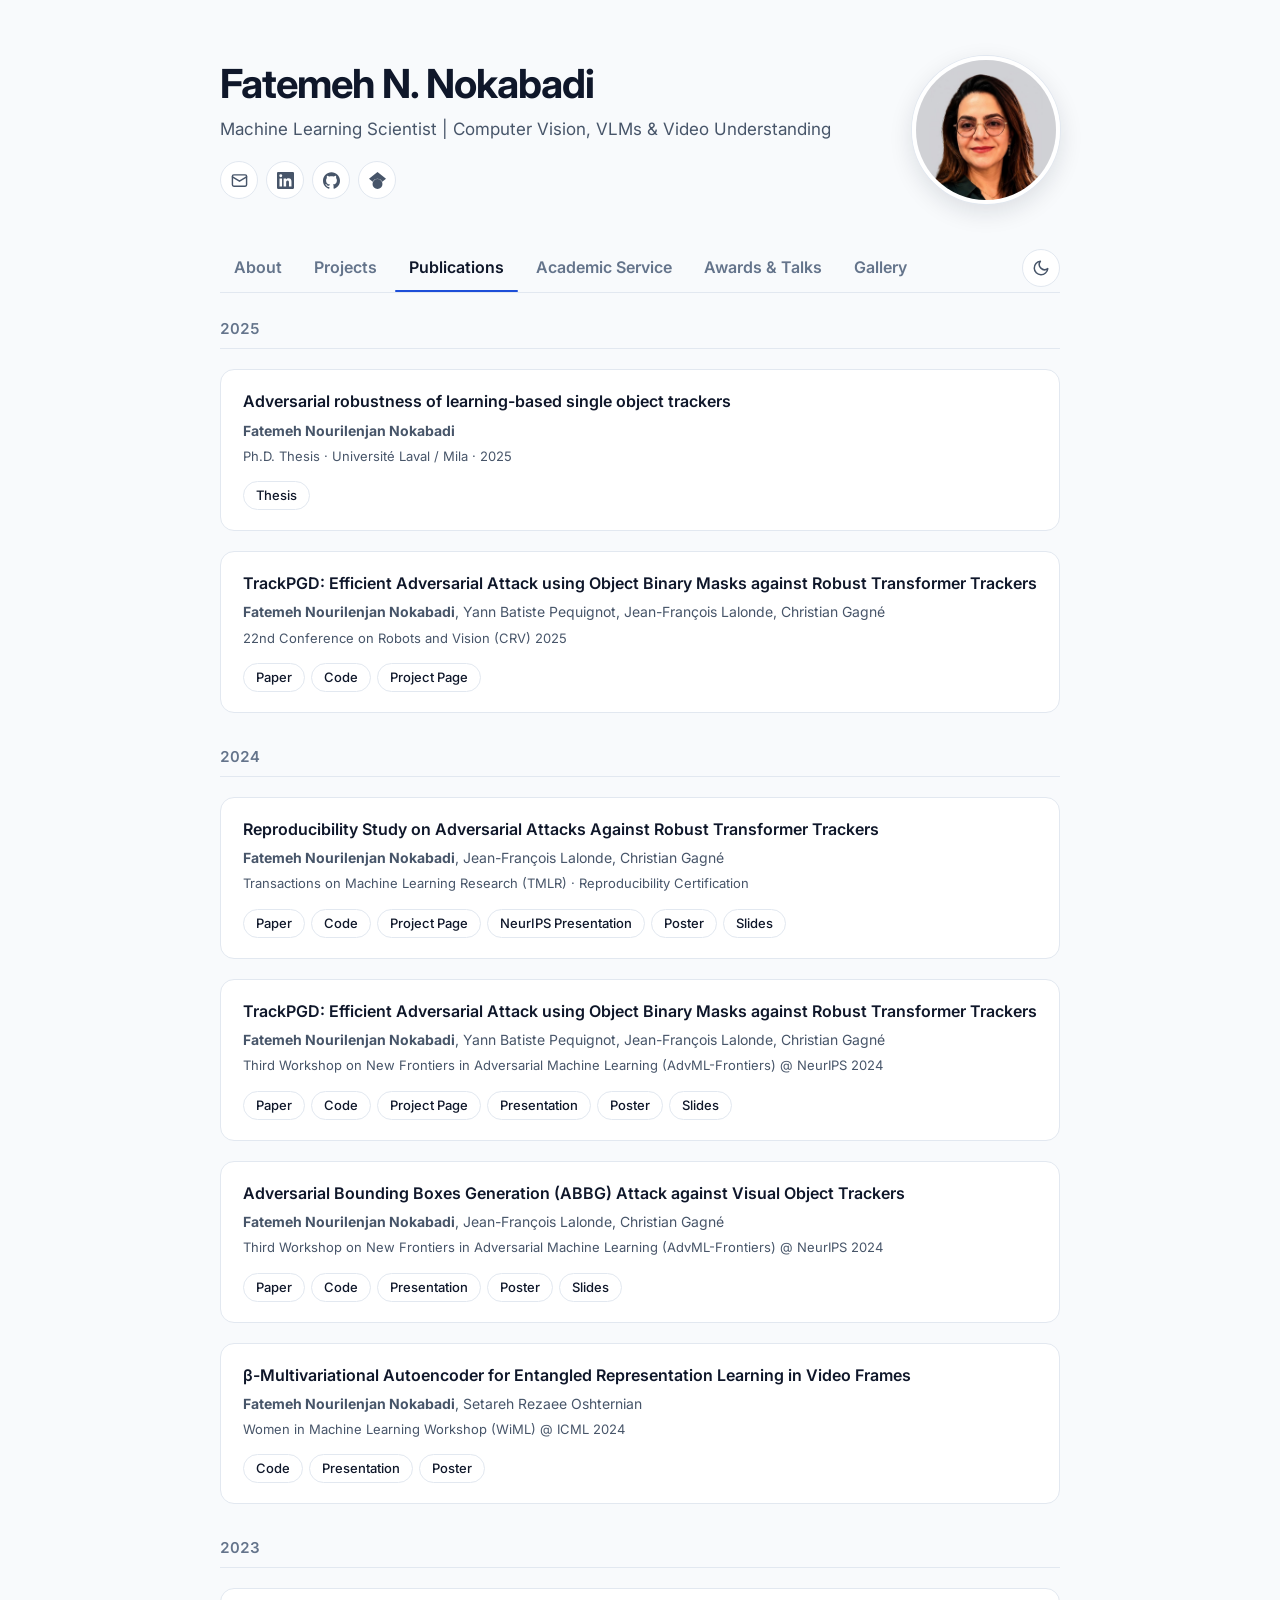
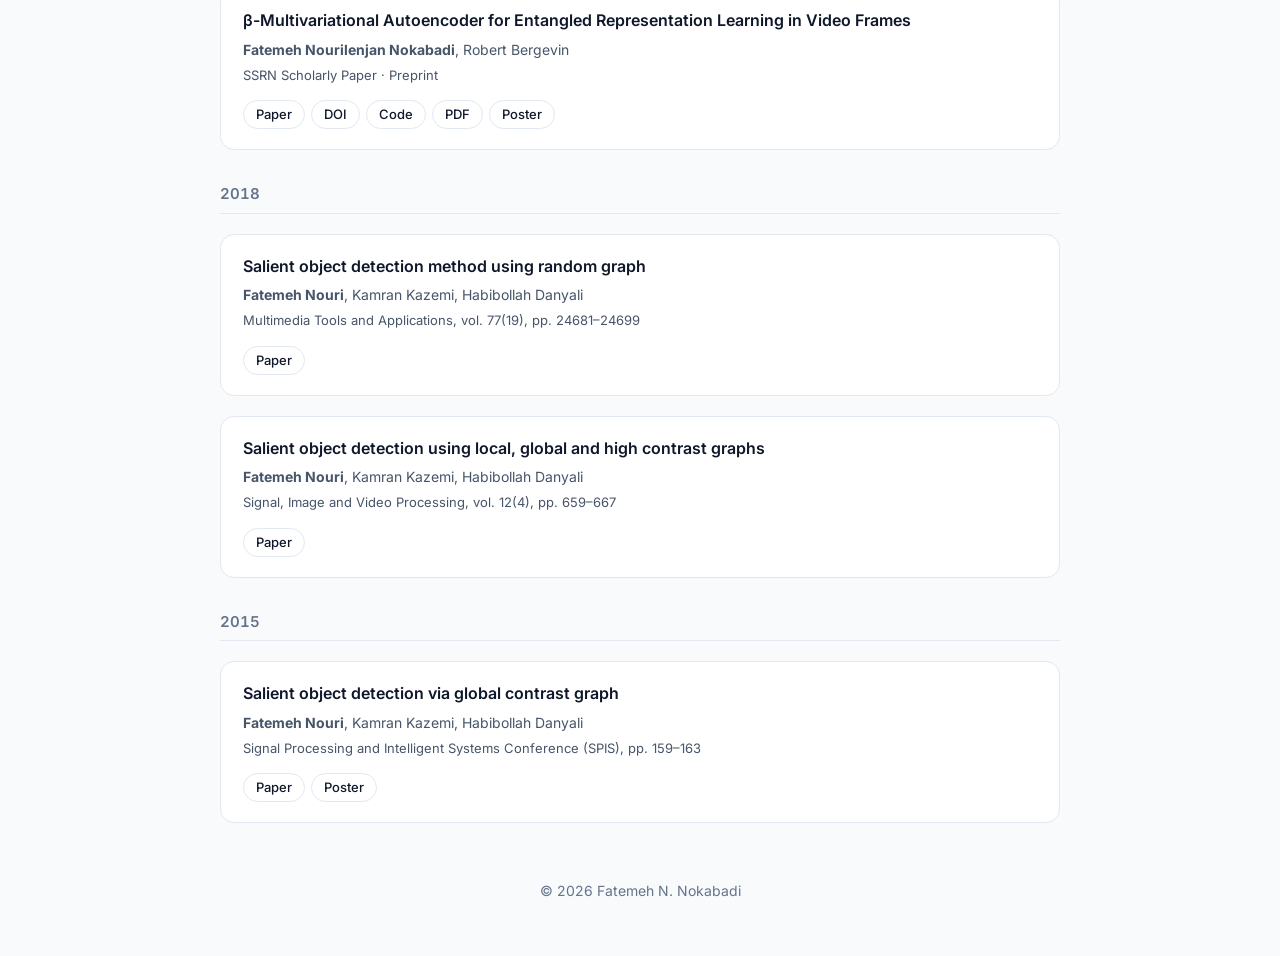
<file: publications.html>
<!DOCTYPE html>
<html lang="en">
<head>
    <meta charset="UTF-8">
    <meta name="viewport" content="width=device-width, initial-scale=1.0">
    <title>Publications | Fatemeh N. Nokabadi</title>
    <meta name="robots" content="noindex">
    <link rel="canonical" href="https://fatemehn.github.io/#publications">
    <meta http-equiv="refresh" content="0; url=index.html#publications">
    <link rel="icon" type="image/svg+xml" href="favicon.svg">
    <link rel="stylesheet" href="style.css">
    <script>location.replace('index.html#publications');</script>
</head>
<body>
<main class="container">
    <h1>Publications</h1>
    <p>Publications have moved to the <a href="index.html#publications">Publications tab on the home page</a>.</p>
</main>
</body>
</html>
</file>
<file: style.css>
:root {
    --bg: #f8fafc;
    --surface: #ffffff;
    --text: #0f172a;
    --text-muted: #475569;
    --text-subtle: #64748b;
    --border: #e2e8f0;
    --accent: #1d4ed8;
    --accent-soft: #eff6ff;
    --accent-border: #bfdbfe;
    --chip-bg: #f1f5f9;
    color-scheme: light;
}

/* Dark theme: follows the device setting unless the visitor chose light,
   or is forced by the toggle (data-theme="dark", set in theme.js). */
@media (prefers-color-scheme: dark) {
    :root:not([data-theme="light"]) {
        --bg: #0b1120;
        --surface: #131c2e;
        --text: #e2e8f0;
        --text-muted: #a5b4c8;
        --text-subtle: #94a3b8;
        --border: #24324a;
        --accent: #7cb1ff;
        --accent-soft: #15233d;
        --accent-border: #2b4572;
        --chip-bg: #1c2840;
        color-scheme: dark;
    }
}

:root[data-theme="dark"] {
    --bg: #0b1120;
    --surface: #131c2e;
    --text: #e2e8f0;
    --text-muted: #a5b4c8;
    --text-subtle: #94a3b8;
    --border: #24324a;
    --accent: #7cb1ff;
    --accent-soft: #15233d;
    --accent-border: #2b4572;
    --chip-bg: #1c2840;
    color-scheme: dark;
}

* {
    box-sizing: border-box;
}

body {
    font-family: "Inter", -apple-system, BlinkMacSystemFont, "Segoe UI", Roboto, sans-serif;
    font-size: 16px;
    line-height: 1.65;
    margin: 0;
    background: var(--bg);
    color: var(--text);
    -webkit-font-smoothing: antialiased;
}

a {
    color: var(--accent);
    text-decoration: none;
}

a:hover {
    text-decoration: underline;
    text-underline-offset: 3px;
}

a:focus-visible,
button:focus-visible {
    outline: 2px solid var(--accent);
    outline-offset: 2px;
    border-radius: 6px;
}

.container {
    max-width: 880px;
    margin: 0 auto;
    padding: 56px 20px 40px;
}

/* ---------- Header ---------- */

header {
    margin-bottom: 40px;
}

.header-container {
    display: flex;
    justify-content: space-between;
    align-items: center;
    gap: 40px;
}

.header-content-left {
    display: flex;
    flex-direction: column;
}

h1 {
    font-size: 40px;
    font-weight: 700;
    letter-spacing: -0.025em;
    line-height: 1.15;
    margin: 0 0 8px;
}

.subtitle {
    font-size: 17px;
    color: var(--text-muted);
    margin: 0 0 18px;
}

.links {
    display: flex;
    flex-wrap: wrap;
    align-items: center;
    gap: 8px;
}

.icon-link {
    display: inline-flex;
    align-items: center;
    justify-content: center;
    width: 38px;
    height: 38px;
    border: 1px solid var(--border);
    border-radius: 50%;
    background: var(--surface);
    color: var(--text-muted);
    transition: color 0.15s, border-color 0.15s, background 0.15s;
}

.icon-link svg {
    width: 17px;
    height: 17px;
}

.icon-link:hover {
    color: var(--accent);
    border-color: var(--accent-border);
    background: var(--accent-soft);
    text-decoration: none;
}

.button {
    display: inline-flex;
    align-items: center;
    height: 38px;
    padding: 0 16px;
    margin-left: 4px;
    border-radius: 999px;
    background: var(--accent);
    color: var(--surface);
    font-size: 14px;
    font-weight: 600;
}

.button:hover {
    text-decoration: none;
    filter: brightness(1.1);
}

.profile-pic {
    width: 148px;
    height: 148px;
    object-fit: cover;
    border-radius: 50%;
    border: 4px solid var(--surface);
    box-shadow: 0 0 0 1px var(--border), 0 8px 24px rgba(15, 23, 42, 0.12);
    flex-shrink: 0;
}

/* ---------- Tabs ---------- */

.tab-bar {
    position: relative;
    display: flex;
    align-items: center;
    gap: 12px;
    border-bottom: 1px solid var(--border);
}

.tabs {
    display: flex;
    flex: 1;
    min-width: 0;
    gap: 4px;
    overflow-x: auto;
}

.tab {
    font: inherit;
    font-size: 16px;
    font-weight: 600;
    color: var(--text-subtle);
    background: none;
    border: none;
    border-bottom: 2px solid transparent;
    padding: 10px 14px;
    cursor: pointer;
    white-space: nowrap;
    transition: color 0.15s, border-color 0.15s;
}

.tab:hover {
    color: var(--text);
}

.tab[aria-selected="true"] {
    color: var(--text);
    border-bottom-color: var(--accent);
}

.tab-panel:not([hidden]) {
    animation: fade-in 0.25s ease-out;
}

@keyframes fade-in {
    from { opacity: 0; transform: translateY(4px); }
    to { opacity: 1; transform: none; }
}

.has-indicator .tab[aria-selected="true"] {
    border-bottom-color: transparent;
}

.tab-indicator {
    position: absolute;
    height: 2px;
    border-radius: 2px;
    background: var(--accent);
    pointer-events: none;
}

.tab-indicator.ready {
    transition: left 0.3s cubic-bezier(0.2, 0.8, 0.2, 1), top 0.3s cubic-bezier(0.2, 0.8, 0.2, 1), width 0.3s cubic-bezier(0.2, 0.8, 0.2, 1);
}

/* Project and publication cards lift slightly on hover. */
.card.project,
.card.pub {
    transition: transform 0.2s ease, box-shadow 0.2s ease, border-color 0.2s ease;
}

.card.project:hover,
.card.pub:hover {
    transform: translateY(-3px);
    border-color: var(--accent-border);
    box-shadow: 0 12px 32px rgba(15, 23, 42, 0.08);
}

@media (prefers-reduced-motion: reduce) {
    .tab-panel:not([hidden]) {
        animation: none;
    }
    .tab-indicator.ready,
    .card.project,
    .card.pub {
        transition: none;
    }
    .card.project:hover,
    .card.pub:hover {
        transform: none;
    }
}

/* ---------- Cards ---------- */

h2 {
    font-size: 22px;
    letter-spacing: -0.01em;
    margin: 40px 0 0;
    padding-bottom: 8px;
    border-bottom: 1px solid var(--border);
}

.card {
    background: var(--surface);
    border: 1px solid var(--border);
    border-radius: 14px;
    padding: 24px 26px;
    margin-top: 20px;
}

.card p {
    margin: 0 0 14px;
}

.card p:last-child {
    margin-bottom: 0;
}

.about p {
    font-size: 16px;
    text-align: justify;
}

ul {
    margin: 12px 0 0;
    padding-left: 20px;
}

li + li {
    margin-top: 6px;
}

li::marker {
    color: var(--text-subtle);
}

/* ---------- Projects ---------- */

.project .project-title {
    font-size: 18px;
    font-weight: 600;
    letter-spacing: -0.01em;
    margin: 0;
    padding: 0;
    border: none;
}

.chips {
    display: flex;
    flex-wrap: wrap;
    gap: 6px;
    margin-top: 10px;
}

.chip {
    font-size: 12px;
    font-weight: 500;
    line-height: 1;
    padding: 6px 10px;
    border-radius: 999px;
    background: var(--chip-bg);
    color: var(--text-muted);
}

.chip-venue {
    background: var(--accent-soft);
    color: var(--accent);
    border: 1px solid var(--accent-border);
    padding: 5px 9px;
    font-weight: 600;
}

.project ul {
    color: var(--text-muted);
    font-size: 15px;
}

.project-links {
    display: flex;
    flex-direction: column;
    gap: 10px;
    margin-top: 18px;
    padding-top: 16px;
    border-top: 1px solid var(--border);
}

.link-group {
    display: flex;
    flex-wrap: wrap;
    align-items: center;
    gap: 6px;
}

.link-label {
    font-size: 13px;
    font-weight: 600;
    color: var(--text);
    margin-right: 4px;
}

.pill,
.pub-links a {
    display: inline-flex;
    align-items: center;
    font-size: 13px;
    font-weight: 500;
    line-height: 1;
    padding: 7px 12px;
    border: 1px solid var(--border);
    border-radius: 999px;
    color: var(--text);
    background: var(--surface);
    transition: color 0.15s, border-color 0.15s, background 0.15s;
}

.pill:hover,
.pub-links a:hover {
    text-decoration: none;
    color: var(--accent);
    border-color: var(--accent-border);
    background: var(--accent-soft);
}

/* ---------- Publications page ---------- */

.page-nav {
    margin-bottom: 20px;
    font-size: 14px;
}

.pub {
    padding: 20px 22px;
}

.pub-title {
    font-weight: 600;
    font-size: 16px;
    margin-bottom: 6px;
    line-height: 1.4;
}

.pub-authors {
    font-size: 14px;
    color: var(--text-muted);
    margin-bottom: 4px;
}

.pub-venue {
    font-size: 13px;
    margin: 2px 0 12px;
}

/* Year headings inside the Publications tab. */
h2.pub-year {
    font-size: 15px;
    font-weight: 600;
    color: var(--text-subtle);
    font-variant-numeric: tabular-nums;
    margin: 32px 0 0;
    padding-bottom: 6px;
}

.pub-year-group:first-child h2.pub-year {
    margin-top: 24px;
}

.pub-links {
    display: flex;
    flex-wrap: wrap;
    gap: 6px;
}

/* ---------- Footer ---------- */

footer {
    text-align: center;
    margin-top: 56px;
    color: var(--text-subtle);
    font-size: 14px;
}

/* ---------- Small screens ---------- */

@media (max-width: 768px) {
    .container {
        padding-top: 36px;
    }
    .header-container {
        flex-direction: column-reverse;
        text-align: center;
        gap: 20px;
    }
    h1 {
        font-size: 32px;
    }
    .links {
        justify-content: center;
    }
    .card {
        padding: 20px;
    }
    .tab {
        padding: 10px 10px;
    }
}

/* ---------- In-card sections ---------- */

.card-heading {
    font-size: 13px;
    font-weight: 600;
    letter-spacing: 0.08em;
    text-transform: uppercase;
    color: var(--text-subtle);
    margin: 0 0 12px;
    padding: 0;
    border: none;
}

.card-heading:not(:first-child) {
    margin-top: 28px;
}

.dated {
    list-style: none;
    padding-left: 0;
    margin: 0;
}

.dated li {
    display: grid;
    grid-template-columns: 88px 1fr;
    gap: 12px;
}

.dated li + li {
    margin-top: 10px;
}

.year {
    color: var(--text-subtle);
    font-size: 14px;
    font-variant-numeric: tabular-nums;
    padding-top: 1px;
}

@media (max-width: 520px) {
    .tabs {
        flex-wrap: wrap;
        gap: 0 2px;
    }
    .tab {
        font-size: 15px;
        padding: 8px 8px;
    }
    .dated li {
        grid-template-columns: 1fr;
        gap: 0;
    }
}

.talk-links {
    display: flex;
    flex-wrap: wrap;
    gap: 6px;
    margin-top: 8px;
}

/* ---------- Theme toggle ---------- */

.page-nav {
    display: flex;
    justify-content: space-between;
    align-items: center;
}

.theme-toggle {
    flex-shrink: 0;
    display: inline-flex;
    align-items: center;
    justify-content: center;
    width: 38px;
    height: 38px;
    padding: 0;
    border: 1px solid var(--border);
    border-radius: 50%;
    background: var(--surface);
    color: var(--text-muted);
    cursor: pointer;
    transition: color 0.15s, border-color 0.15s, background 0.15s;
}

.theme-toggle[hidden] {
    display: none;
}

.theme-toggle:hover {
    color: var(--accent);
    border-color: var(--accent-border);
    background: var(--accent-soft);
}

.theme-toggle svg {
    width: 18px;
    height: 18px;
}

/* Show the moon in light mode (switch to dark) and the sun in dark mode. */
.theme-toggle .icon-sun,
:root[data-theme="dark"] .theme-toggle .icon-moon {
    display: none;
}

:root[data-theme="dark"] .theme-toggle .icon-sun {
    display: block;
}

.item-detail {
    display: block;
    color: var(--text-muted);
    font-size: 15px;
}

/* ---------- Gallery ---------- */

.gallery-intro {
    color: var(--text-muted);
}

/* Masonry-style columns keep each photo's own shape (portrait or landscape). */
.gallery-grid {
    columns: 3 240px;
    column-gap: 14px;
    margin-top: 20px;
}

.gallery-item {
    break-inside: avoid;
    margin: 0 0 14px;
}

.gallery-open {
    display: block;
    width: 100%;
    padding: 0;
    border: 1px solid var(--border);
    border-radius: 12px;
    overflow: hidden;
    background: var(--chip-bg);
    cursor: zoom-in;
}

.gallery-open img {
    display: block;
    width: 100%;
    height: auto;
    transition: transform 0.4s ease;
}

.gallery-open:hover img {
    transform: scale(1.03);
}

.gallery-item figcaption {
    font-size: 13px;
    color: var(--text-subtle);
    margin-top: 6px;
    padding: 0 2px;
}

.gallery-grid:has(.gallery-item) ~ .gallery-empty {
    display: none;
}

.gallery-empty {
    text-align: center;
    color: var(--text-subtle);
}

.lightbox {
    width: 100vw;
    height: 100vh;
    max-width: none;
    max-height: none;
    margin: 0;
    padding: 0;
    border: none;
    background: rgba(5, 8, 16, 0.94);
    color: #e2e8f0;
}

.lightbox[open] {
    display: flex;
    align-items: center;
    justify-content: center;
}

.lightbox::backdrop {
    background: transparent;
}

.lightbox figure {
    margin: 0;
    display: flex;
    flex-direction: column;
    align-items: center;
    max-width: calc(100vw - 140px);
}

.lightbox img {
    max-width: 100%;
    max-height: calc(100vh - 100px);
    border-radius: 6px;
    object-fit: contain;
}

.lightbox figcaption {
    margin-top: 12px;
    font-size: 14px;
    text-align: center;
}

.gallery-meta {
    display: block;
    margin-top: 2px;
    font-size: 12px;
}

.lightbox-btn {
    position: absolute;
    display: inline-flex;
    align-items: center;
    justify-content: center;
    width: 44px;
    height: 44px;
    padding: 0;
    border: 1px solid rgba(255, 255, 255, 0.25);
    border-radius: 50%;
    background: rgba(255, 255, 255, 0.08);
    color: #fff;
    cursor: pointer;
}

.lightbox-btn:hover {
    background: rgba(255, 255, 255, 0.2);
}

.lightbox-btn[hidden] {
    display: none;
}

.lightbox-btn svg {
    width: 22px;
    height: 22px;
}

.lightbox-close { top: 16px; right: 16px; }
.lightbox-prev { left: 16px; top: 50%; transform: translateY(-50%); }
.lightbox-next { right: 16px; top: 50%; transform: translateY(-50%); }

@media (max-width: 600px) {
    .lightbox figure {
        max-width: calc(100vw - 24px);
    }
    .lightbox-prev,
    .lightbox-next {
        top: auto;
        bottom: 16px;
        transform: none;
    }
}

@media (prefers-reduced-motion: reduce) {
    .gallery-open img {
        transition: none;
    }
    .gallery-open:hover img {
        transform: none;
    }
}
</file>
